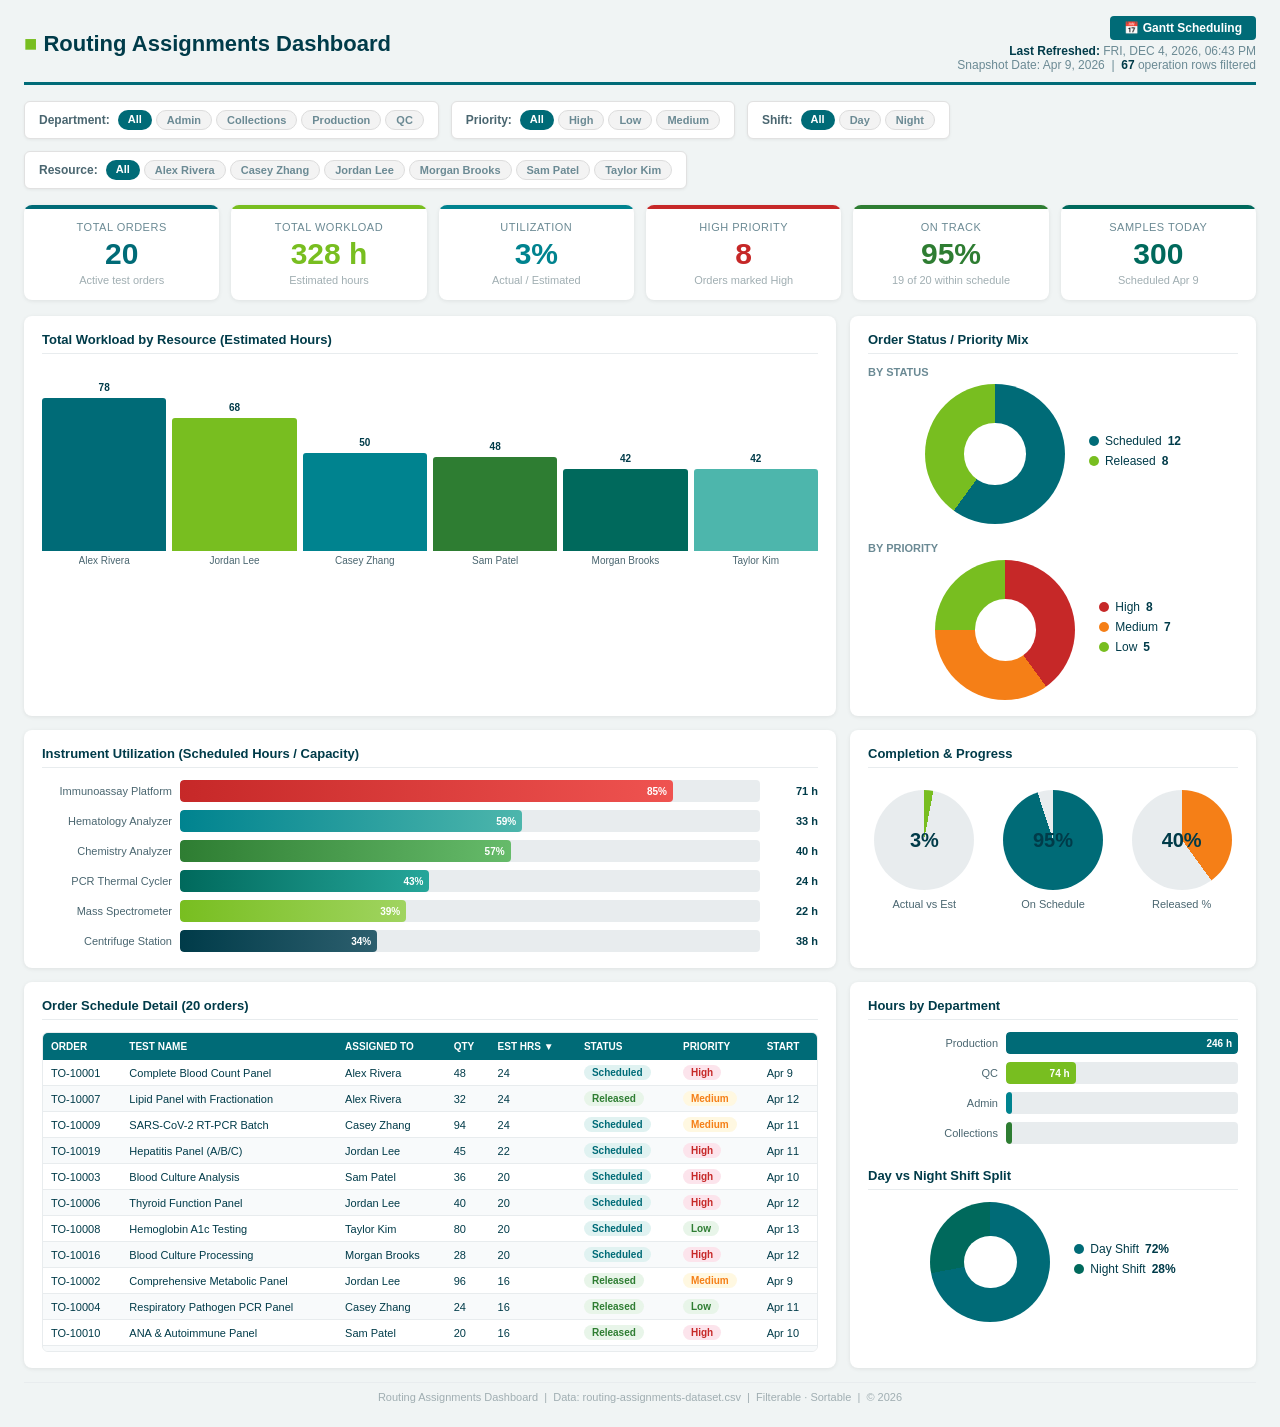
<file: index.html>
<!DOCTYPE html>
<html lang="en">
<head>
<meta charset="UTF-8">
<meta name="viewport" content="width=device-width, initial-scale=1.0">
<title>Routing Assignments Dashboard</title>
<style>
/* ── Reset & Base ──────────────────────────── */
*,*::before,*::after{box-sizing:border-box;margin:0;padding:0}
body{font-family:'Segoe UI',-apple-system,BlinkMacSystemFont,sans-serif;background:#f0f4f4;color:#003B49}
a{color:#006B77;text-decoration:none}

/* ── Dashboard Shell ───────────────────────── */
.dashboard{max-width:1480px;margin:0 auto;padding:16px 24px 24px}

/* ── Title Bar ─────────────────────────────── */
.title-bar{display:flex;align-items:center;justify-content:space-between;margin-bottom:16px;padding-bottom:10px;border-bottom:3px solid #006B77}
.title-bar h1{font-size:22px;font-weight:600;color:#003B49}
.title-bar h1 span{color:#78BE20}
.title-bar .meta{font-size:12px;color:#6B8A94;text-align:right}
.title-bar .meta strong{color:#003B49}

/* ── Slicer / Filter Row ──────────────────── */
.slicer-row{display:flex;gap:12px;margin-bottom:16px;flex-wrap:wrap}
.slicer{background:#fff;border:1px solid #e1e1e1;border-radius:6px;padding:8px 14px;font-size:12px;display:flex;align-items:center;gap:8px;box-shadow:0 1px 3px rgba(0,0,0,.06)}
.slicer-label{font-weight:600;color:#4A6670;white-space:nowrap}
.slicer-pills{display:flex;gap:4px;flex-wrap:wrap}
.pill{padding:3px 10px;border-radius:12px;font-size:11px;font-weight:600;cursor:pointer;user-select:none;transition:all .15s}
.pill.active{background:#006B77;color:#fff}
.pill:not(.active){background:#f3f3f3;color:#6B8A94;border:1px solid #ddd}
.pill:not(.active):hover{background:#e0e7e9;color:#003B49}

/* ── KPI Row ───────────────────────────────── */
.kpi-row{display:grid;grid-template-columns:repeat(6,1fr);gap:12px;margin-bottom:16px}
@media(max-width:900px){.kpi-row{grid-template-columns:repeat(3,1fr)}}
.kpi-card{background:#fff;border-radius:8px;padding:16px 18px 14px;box-shadow:0 1px 4px rgba(0,0,0,.08);text-align:center;position:relative;overflow:hidden;transition:transform .15s}
.kpi-card:hover{transform:translateY(-2px)}
.kpi-card::before{content:'';position:absolute;top:0;left:0;right:0;height:4px}
.kpi-card.c1::before{background:#006B77} .kpi-card.c2::before{background:#78BE20}
.kpi-card.c3::before{background:#00838F} .kpi-card.c4::before{background:#C62828}
.kpi-card.c5::before{background:#2E7D32} .kpi-card.c6::before{background:#00695C}
.kpi-label{font-size:11px;color:#6B8A94;text-transform:uppercase;letter-spacing:.5px;margin-bottom:4px}
.kpi-value{font-size:30px;font-weight:700;line-height:1.1}
.kpi-sub{font-size:11px;color:#A0AEB2;margin-top:4px}
.kpi-card.c1 .kpi-value{color:#006B77} .kpi-card.c2 .kpi-value{color:#78BE20}
.kpi-card.c3 .kpi-value{color:#00838F} .kpi-card.c4 .kpi-value{color:#C62828}
.kpi-card.c5 .kpi-value{color:#2E7D32} .kpi-card.c6 .kpi-value{color:#00695C}

/* ── Chart Grid ────────────────────────────── */
.chart-grid{display:grid;grid-template-columns:2fr 1fr;gap:14px;margin-bottom:14px}
@media(max-width:900px){.chart-grid{grid-template-columns:1fr}}
.chart-card{background:#fff;border-radius:8px;padding:16px 18px;box-shadow:0 1px 4px rgba(0,0,0,.08)}
.chart-card h3{font-size:13px;font-weight:600;color:#003B49;margin-bottom:12px;padding-bottom:6px;border-bottom:1px solid #e8ecee}

/* ── Bar Chart ─────────────────────────────── */
.bar-chart{display:flex;align-items:flex-end;gap:6px;height:200px;padding-top:10px}
.bar-group{display:flex;flex-direction:column;align-items:center;flex:1}
.bar-stack{display:flex;flex-direction:column;justify-content:flex-end;width:100%;height:180px}
.bar{width:100%;border-radius:3px 3px 0 0;position:relative;min-height:2px;transition:all .3s}
.bar:hover{opacity:.85}
.bar-val{position:absolute;top:-16px;left:50%;transform:translateX(-50%);font-size:10px;font-weight:700;color:#003B49;white-space:nowrap}
.bar-label{font-size:10px;color:#4A6670;margin-top:4px;text-align:center;white-space:nowrap;overflow:hidden;text-overflow:ellipsis;max-width:90px}

/* ── Donut ─────────────────────────────────── */
.donut-wrap{display:flex;align-items:center;gap:24px;justify-content:center}
.donut{width:140px;height:140px;border-radius:50%;position:relative;transition:all .3s}
.donut::after{content:'';position:absolute;top:28%;left:28%;width:44%;height:44%;background:#fff;border-radius:50%}
.donut-legend{list-style:none}
.donut-legend li{font-size:12px;margin-bottom:6px;display:flex;align-items:center;gap:6px}
.legend-dot{width:10px;height:10px;border-radius:50%;display:inline-block}
.legend-val{font-weight:700}

/* ── Horizontal bar chart ──────────────────── */
.h-bar-chart{display:flex;flex-direction:column;gap:8px}
.h-bar-row{display:flex;align-items:center;gap:8px}
.h-bar-label{width:130px;font-size:11px;color:#4A6670;text-align:right;white-space:nowrap;overflow:hidden;text-overflow:ellipsis}
.h-bar-track{flex:1;height:22px;background:#e8ecee;border-radius:4px;overflow:hidden;position:relative}
.h-bar-fill{height:100%;border-radius:4px;display:flex;align-items:center;justify-content:flex-end;padding-right:6px;transition:width .4s}
.h-bar-fill span{font-size:10px;font-weight:700;color:#fff}
.h-bar-val{width:50px;font-size:11px;font-weight:700;color:#003B49;text-align:right}

/* ── Table ─────────────────────────────────── */
.mini-table{width:100%;border-collapse:collapse;font-size:11px}
.mini-table th{text-align:left;font-weight:600;color:#fff;padding:8px;background:#006B77;font-size:10px;text-transform:uppercase;position:sticky;top:0;cursor:pointer;user-select:none}
.mini-table th:hover{background:#005560}
.mini-table th .sort-arrow{float:right;opacity:.5}
.mini-table td{padding:5px 8px;border-bottom:1px solid #e8ecee}
.mini-table tr:nth-child(even){background:#f8fafb}
.mini-table tr:hover{background:#e8f0f2}
.table-scroll{max-height:320px;overflow-y:auto;border-radius:6px;border:1px solid #e8ecee}
.badge{display:inline-block;padding:2px 8px;border-radius:10px;font-size:10px;font-weight:600}
.badge-High{background:#fce4ec;color:#C62828}
.badge-Medium{background:#fff8e1;color:#F57F17}
.badge-Low{background:#e8f5e9;color:#2E7D32}
.badge-Scheduled{background:#e0f2f1;color:#006B77}
.badge-Released{background:#e8f5e9;color:#2E7D32}

/* ── Gauge ─────────────────────────────────── */
.gauge-row{display:flex;justify-content:space-around;align-items:center;padding:10px 0;flex-wrap:wrap;gap:16px}
.gauge{text-align:center}
.gauge-ring{width:100px;height:100px;border-radius:50%;position:relative;margin:0 auto 8px;transition:all .3s}
.gauge-ring::after{content:attr(data-pct) '%';position:absolute;top:50%;left:50%;transform:translate(-50%,-50%);font-size:20px;font-weight:700;color:#003B49}
.gauge-label{font-size:11px;color:#4A6670}

/* ── Footer ────────────────────────────────── */
.footer-note{text-align:center;font-size:11px;color:#A0AEB2;margin-top:12px;padding-top:8px;border-top:1px solid #e8ecee}

/* ── Loading ───────────────────────────────── */
.loading{text-align:center;padding:60px;color:#6B8A94;font-size:16px}
.loading .spinner{display:inline-block;width:32px;height:32px;border:3px solid #e8ecee;border-top-color:#006B77;border-radius:50%;animation:spin .7s linear infinite;margin-bottom:12px}
@keyframes spin{to{transform:rotate(360deg)}}

/* ── Print ─────────────────────────────────── */
@media print{body{background:#fff}.dashboard{padding:8px}.pill{cursor:default!important}}
</style>
</head>
<body>

<div class="dashboard" id="app">
  <div class="loading"><div class="spinner"></div><br>Loading dashboard data…</div>
</div>

<script>
/* ═══════════════════════════════════════════════════════════════════
   Routing Assignments Dashboard — Interactive, filterable
   Data source: routing-assignments-dataset.csv + machine-capacity.csv
   ═══════════════════════════════════════════════════════════════════ */

const COLORS = {
  primary:   '#006B77',
  green:     '#78BE20',
  dark:      '#003B49',
  teal2:     '#00838F',
  red:       '#C62828',
  forest:    '#2E7D32',
  deepTeal:  '#00695C',
  amber:     '#F57F17',
  muted:     '#6B8A94',
};
const BAR_PALETTE = ['#006B77','#78BE20','#00838F','#2E7D32','#00695C','#4DB6AC','#66BB6A','#26A69A','#003B49','#81C784'];
const MACHINE_GRADIENT = [
  ['#006B77','#33a0a8'],['#00838F','#4DB6AC'],['#2E7D32','#66BB6A'],
  ['#00695C','#26A69A'],['#78BE20','#a0d460'],['#003B49','#2D5F6E'],
];

// ── State ────────────────────────────────────────────────────────
let rawData = [];
let capacityData = [];
let filters = { department: 'All', priority: 'All', shift: 'All', resource: 'All' };
let tableSortCol = 'estHours';
let tableSortAsc = false;

// ── CSV Parser ───────────────────────────────────────────────────
function parseCSV(text) {
  const lines = text.trim().split('\n');
  const headers = lines[0].split(',');
  return lines.slice(1).map(line => {
    const vals = [];
    let cur = '', inQ = false;
    for (let i = 0; i < line.length; i++) {
      const c = line[i];
      if (c === '"') { inQ = !inQ; }
      else if (c === ',' && !inQ) { vals.push(cur.trim()); cur = ''; }
      else { cur += c; }
    }
    vals.push(cur.trim());
    const obj = {};
    headers.forEach((h, i) => obj[h.trim()] = vals[i] || '');
    return obj;
  });
}

// ── Data fetch ───────────────────────────────────────────────────
async function loadData() {
  const [csvResp, capResp] = await Promise.all([
    fetch('routing-assignments-dataset.csv'),
    fetch('machine-capacity.csv'),
  ]);
  rawData = parseCSV(await csvResp.text()).map(r => ({
    ...r,
    OperationSeq: +r.OperationSeq,
    EstimatedHours: +r.EstimatedHours,
    ActualHours: +r.ActualHours,
    RemainingHours: +r.RemainingHours,
    Quantity: +r.Quantity,
    ScheduledStartDt: new Date(r.ScheduledStart),
    ScheduledEndDt: new Date(r.ScheduledEnd),
  }));
  capacityData = parseCSV(await capResp.text()).map(r => ({
    ...r,
    CapacityHoursPerDay: +r.CapacityHoursPerDay,
    AvailableDays: +r.AvailableDays,
    TotalCapacityHours: +r.TotalCapacityHours,
    ScheduledHours: +r.ScheduledHours,
  }));
  render();
}

// ── Filter logic ─────────────────────────────────────────────────
function filtered() {
  return rawData.filter(r => {
    if (filters.department !== 'All' && r.Department !== filters.department) return false;
    if (filters.priority !== 'All' && r.Priority !== filters.priority) return false;
    if (filters.shift !== 'All' && r.Shift !== filters.shift) return false;
    if (filters.resource !== 'All' && r.AssignedResource !== filters.resource) return false;
    return true;
  });
}

function unique(arr, key) {
  return [...new Set(arr.map(r => r[key]))].sort();
}

// ── Helpers ──────────────────────────────────────────────────────
function groupSum(arr, key, sumKey) {
  const m = {};
  arr.forEach(r => { m[r[key]] = (m[r[key]] || 0) + r[sumKey]; });
  return Object.entries(m).sort((a, b) => b[1] - a[1]);
}

function groupCount(arr, key) {
  const m = {};
  arr.forEach(r => { m[r[key]] = (m[r[key]] || 0) + 1; });
  return Object.entries(m);
}

function distinctCount(arr, key) {
  return new Set(arr.map(r => r[key])).size;
}

function sum(arr, key) {
  return arr.reduce((s, r) => s + (r[key] || 0), 0);
}

function pct(n, d) { return d ? Math.round(n / d * 100) : 0; }
function fmt(n) { return Number.isInteger(n) ? n : n.toFixed(1); }

function esc(s) {
  const d = document.createElement('div');
  d.textContent = s;
  return d.innerHTML;
}

// ── Pill click handler ───────────────────────────────────────────
function onPill(filterKey, value) {
  filters[filterKey] = value;
  render();
}

// ── Render ───────────────────────────────────────────────────────
function render() {
  const data = filtered();
  const app = document.getElementById('app');

  // Distinct dimensions from full dataset (for filter options)
  const allDepts = unique(rawData, 'Department');
  const allPriorities = unique(rawData, 'Priority');
  const allShifts = unique(rawData, 'Shift');
  const allResources = unique(rawData, 'AssignedResource');

  // ── Aggregate order-level metrics (deduplicate by OrderID)
  const orderMap = {};
  data.forEach(r => {
    if (!orderMap[r.OrderID]) {
      orderMap[r.OrderID] = { id: r.OrderID, name: r.ItemName, resource: r.AssignedResource,
        qty: r.Quantity, status: r.OrderStatus, priority: r.Priority,
        start: r.ScheduledStart, startDt: r.ScheduledStartDt, endDt: r.ScheduledEndDt,
        estHours: 0, actualHours: 0, remainHours: 0 };
    }
    const o = orderMap[r.OrderID];
    o.estHours += r.EstimatedHours;
    o.actualHours += r.ActualHours;
    o.remainHours += r.RemainingHours;
    if (r.ScheduledEndDt > o.endDt) o.endDt = r.ScheduledEndDt;
  });
  const orders = Object.values(orderMap);

  // ── KPIs
  const totalOrders = orders.length;
  const totalHours = sum(data, 'EstimatedHours');
  const totalActual = sum(data, 'ActualHours');
  const highPriority = orders.filter(o => o.priority === 'High').length;
  const now = new Date('2026-04-10T08:00:00');
  const onTrack = orders.filter(o => o.endDt >= now || o.remainHours === 0).length;
  const onTrackPct = pct(onTrack, totalOrders);
  const todayStr = '2026-04-09';
  const samplesToday = [...new Set(
    data.filter(r => r.ScheduledStart && r.ScheduledStart.startsWith(todayStr)).map(r => r.OrderID)
  )].reduce((s, oid) => {
    const row = data.find(r => r.OrderID === oid);
    return s + (row ? row.Quantity : 0);
  }, 0);
  const utilPct = totalHours > 0 ? pct(totalActual, totalHours) : 0;

  // ── Workload by resource
  const workloadByResource = groupSum(data, 'AssignedResource', 'EstimatedHours');
  const maxWorkload = Math.max(...workloadByResource.map(w => w[1]), 1);

  // ── Status / Priority counts (order-level)
  const statusCounts = groupCount(orders, 'status');
  const priorityCounts = groupCount(orders, 'priority');

  // ── Machine utilization (use filtered data for scheduled hours, capacity table for max)
  const machineHours = {};
  data.forEach(r => {
    if (r.MachineName) machineHours[r.MachineName] = (machineHours[r.MachineName] || 0) + r.EstimatedHours;
  });
  const machineUtil = capacityData.map(c => {
    const sched = machineHours[c.MachineName] || 0;
    return { name: c.MachineName, sched, cap: c.TotalCapacityHours, pct: pct(sched, c.TotalCapacityHours) };
  }).sort((a, b) => b.pct - a.pct);

  // ── Hours by department
  const deptHours = groupSum(data, 'Department', 'EstimatedHours');
  const maxDeptH = Math.max(...deptHours.map(d => d[1]), 1);

  // ── Shift split
  const shiftHours = groupSum(data, 'Shift', 'EstimatedHours');
  const totalShiftH = shiftHours.reduce((s, sh) => s + sh[1], 0) || 1;

  // ── Completion gauges
  const actualVsEst = pct(totalActual, totalHours);
  const releasedOrders = orders.filter(o => o.status === 'Released').length;
  const releasedPct = pct(releasedOrders, totalOrders);

  // ── Order table
  let sortedOrders = [...orders];
  sortedOrders.sort((a, b) => {
    let va = a[tableSortCol], vb = b[tableSortCol];
    if (typeof va === 'string') { va = va.toLowerCase(); vb = vb.toLowerCase(); }
    if (va < vb) return tableSortAsc ? -1 : 1;
    if (va > vb) return tableSortAsc ? 1 : -1;
    return 0;
  });

  // ── Build HTML
  const pillHTML = (key, options, current) => options.map(o =>
    `<span class="pill ${o === current ? 'active' : ''}" onclick="onPill('${key}','${esc(o)}')">${esc(o)}</span>`
  ).join('');

  const statusColor = { Scheduled: COLORS.primary, Released: COLORS.green };
  const priorityColor = { High: COLORS.red, Medium: COLORS.amber, Low: COLORS.green };
  const priorityOrder = ['High','Medium','Low'];

  // Donut helpers
  function donutGradient(entries, colorMap) {
    const total = entries.reduce((s, e) => s + e[1], 0) || 1;
    let cum = 0;
    const stops = entries.map(([k, v]) => {
      const start = cum; cum += (v / total) * 100;
      return `${colorMap[k] || '#ccc'} ${start.toFixed(1)}% ${cum.toFixed(1)}%`;
    });
    return `conic-gradient(${stops.join(', ')})`;
  }
  function donutLegendHTML(entries, colorMap) {
    return entries.map(([k, v]) =>
      `<li><span class="legend-dot" style="background:${colorMap[k] || '#ccc'}"></span> ${esc(k)} <span class="legend-val">${v}</span></li>`
    ).join('');
  }

  const arrow = (col) => tableSortCol === col ? (tableSortAsc ? ' ▲' : ' ▼') : '';

  app.innerHTML = `
  <!-- Title Bar -->
  <div class="title-bar">
    <h1><span>■</span> Routing Assignments Dashboard</h1>
    <div class="meta">
      <div><a href="workforce-assignment-gantt.html" style="background:#006B77;color:#fff;padding:5px 14px;border-radius:4px;font-weight:600;font-size:12px;text-decoration:none;display:inline-block;margin-bottom:4px">📅 Gantt Scheduling</a></div>
      <div><strong>Last Refreshed:</strong> ${new Date().toLocaleString('en-US',{weekday:'short',year:'numeric',month:'short',day:'numeric',hour:'2-digit',minute:'2-digit'}).toUpperCase()}</div>
      <div>Snapshot Date: Apr 9, 2026 &nbsp;|&nbsp; <strong>${data.length}</strong> operation rows filtered</div>
    </div>
  </div>

  <!-- Slicers -->
  <div class="slicer-row">
    <div class="slicer">
      <span class="slicer-label">Department:</span>
      <div class="slicer-pills">${pillHTML('department', ['All', ...allDepts], filters.department)}</div>
    </div>
    <div class="slicer">
      <span class="slicer-label">Priority:</span>
      <div class="slicer-pills">${pillHTML('priority', ['All', ...allPriorities], filters.priority)}</div>
    </div>
    <div class="slicer">
      <span class="slicer-label">Shift:</span>
      <div class="slicer-pills">${pillHTML('shift', ['All', ...allShifts], filters.shift)}</div>
    </div>
    <div class="slicer">
      <span class="slicer-label">Resource:</span>
      <div class="slicer-pills">${pillHTML('resource', ['All', ...allResources], filters.resource)}</div>
    </div>
  </div>

  <!-- KPI Cards -->
  <div class="kpi-row">
    <div class="kpi-card c1"><div class="kpi-label">Total Orders</div><div class="kpi-value">${totalOrders}</div><div class="kpi-sub">Active test orders</div></div>
    <div class="kpi-card c2"><div class="kpi-label">Total Workload</div><div class="kpi-value">${fmt(totalHours)} h</div><div class="kpi-sub">Estimated hours</div></div>
    <div class="kpi-card c3"><div class="kpi-label">Utilization</div><div class="kpi-value">${utilPct}%</div><div class="kpi-sub">Actual / Estimated</div></div>
    <div class="kpi-card c4"><div class="kpi-label">High Priority</div><div class="kpi-value">${highPriority}</div><div class="kpi-sub">Orders marked High</div></div>
    <div class="kpi-card c5"><div class="kpi-label">On Track</div><div class="kpi-value">${onTrackPct}%</div><div class="kpi-sub">${onTrack} of ${totalOrders} within schedule</div></div>
    <div class="kpi-card c6"><div class="kpi-label">Samples Today</div><div class="kpi-value">${samplesToday}</div><div class="kpi-sub">Scheduled Apr 9</div></div>
  </div>

  <!-- Row 1: Workload Bar + Status/Priority Donuts -->
  <div class="chart-grid">
    <div class="chart-card">
      <h3>Total Workload by Resource (Estimated Hours)</h3>
      <div class="bar-chart">
        ${workloadByResource.map(([name, hrs], i) => `
        <div class="bar-group">
          <div class="bar-stack">
            <div class="bar" style="height:${(hrs / maxWorkload * 85).toFixed(1)}%; background:${BAR_PALETTE[i % BAR_PALETTE.length]};" title="${esc(name)} — ${fmt(hrs)}h">
              <span class="bar-val">${fmt(hrs)}</span>
            </div>
          </div>
          <div class="bar-label">${esc(name)}</div>
        </div>`).join('')}
      </div>
    </div>

    <div class="chart-card">
      <h3>Order Status / Priority Mix</h3>
      <div style="margin-bottom:18px">
        <div style="font-size:11px;color:${COLORS.muted};font-weight:600;margin-bottom:6px">BY STATUS</div>
        <div class="donut-wrap">
          <div class="donut" style="background:${donutGradient(statusCounts, statusColor)}"></div>
          <ul class="donut-legend">${donutLegendHTML(statusCounts, statusColor)}</ul>
        </div>
      </div>
      <div>
        <div style="font-size:11px;color:${COLORS.muted};font-weight:600;margin-bottom:6px">BY PRIORITY</div>
        <div class="donut-wrap">
          <div class="donut" style="background:${donutGradient(
            priorityOrder.map(p => [p, orders.filter(o => o.priority === p).length]).filter(e => e[1] > 0),
            priorityColor
          )}"></div>
          <ul class="donut-legend">${donutLegendHTML(
            priorityOrder.map(p => [p, orders.filter(o => o.priority === p).length]).filter(e => e[1] > 0),
            priorityColor
          )}</ul>
        </div>
      </div>
    </div>
  </div>

  <!-- Row 2: Machine Utilization + Gauges -->
  <div class="chart-grid">
    <div class="chart-card">
      <h3>Instrument Utilization (Scheduled Hours / Capacity)</h3>
      <div class="h-bar-chart">
        ${machineUtil.map((m, i) => {
          const grad = MACHINE_GRADIENT[i % MACHINE_GRADIENT.length];
          const barColor = m.pct >= 85 ? `linear-gradient(90deg,${COLORS.red},#ef5350)` : `linear-gradient(90deg,${grad[0]},${grad[1]})`;
          return `<div class="h-bar-row">
            <div class="h-bar-label">${esc(m.name)}</div>
            <div class="h-bar-track"><div class="h-bar-fill" style="width:${Math.min(m.pct, 100)}%;background:${barColor}"><span>${m.pct}%</span></div></div>
            <div class="h-bar-val">${fmt(m.sched)} h</div>
          </div>`;
        }).join('')}
      </div>
    </div>

    <div class="chart-card">
      <h3>Completion & Progress</h3>
      <div class="gauge-row">
        <div class="gauge">
          <div class="gauge-ring" data-pct="${actualVsEst}" style="background:conic-gradient(${COLORS.green} 0% ${actualVsEst}%, #e8ecee ${actualVsEst}% 100%)"></div>
          <div class="gauge-label">Actual vs Est</div>
        </div>
        <div class="gauge">
          <div class="gauge-ring" data-pct="${onTrackPct}" style="background:conic-gradient(${COLORS.primary} 0% ${onTrackPct}%, #e8ecee ${onTrackPct}% 100%)"></div>
          <div class="gauge-label">On Schedule</div>
        </div>
        <div class="gauge">
          <div class="gauge-ring" data-pct="${releasedPct}" style="background:conic-gradient(${COLORS.amber} 0% ${releasedPct}%, #e8ecee ${releasedPct}% 100%)"></div>
          <div class="gauge-label">Released %</div>
        </div>
      </div>
    </div>
  </div>

  <!-- Row 3: Table + Dept/Shift -->
  <div class="chart-grid">
    <div class="chart-card">
      <h3>Order Schedule Detail (${sortedOrders.length} orders${sortedOrders.length > 50 ? ' — top 50 shown' : ''})</h3>
      <div class="table-scroll">
      <table class="mini-table">
        <thead><tr>
          <th onclick="sortTable('id')">Order${arrow('id')}</th>
          <th onclick="sortTable('name')">Test Name${arrow('name')}</th>
          <th onclick="sortTable('resource')">Assigned To${arrow('resource')}</th>
          <th onclick="sortTable('qty')">Qty${arrow('qty')}</th>
          <th onclick="sortTable('estHours')">Est Hrs${arrow('estHours')}</th>
          <th onclick="sortTable('status')">Status${arrow('status')}</th>
          <th onclick="sortTable('priority')">Priority${arrow('priority')}</th>
          <th onclick="sortTable('start')">Start${arrow('start')}</th>
        </tr></thead>
        <tbody>
          ${sortedOrders.slice(0, 50).map(o => `<tr>
            <td>${esc(o.id)}</td>
            <td>${esc(o.name)}</td>
            <td>${esc(o.resource)}</td>
            <td>${o.qty}</td>
            <td>${fmt(o.estHours)}</td>
            <td><span class="badge badge-${o.status}">${o.status}</span></td>
            <td><span class="badge badge-${o.priority}">${o.priority}</span></td>
            <td>${o.start ? new Date(o.start).toLocaleDateString('en-US',{month:'short',day:'numeric'}) : ''}</td>
          </tr>`).join('')}
        </tbody>
      </table>
      </div>
    </div>

    <div class="chart-card">
      <h3>Hours by Department</h3>
      <div class="h-bar-chart" style="margin-top:10px">
        ${deptHours.map(([dept, hrs], i) => `<div class="h-bar-row">
          <div class="h-bar-label">${esc(dept)}</div>
          <div class="h-bar-track"><div class="h-bar-fill" style="width:${(hrs / maxDeptH * 100).toFixed(0)}%;background:${BAR_PALETTE[i % BAR_PALETTE.length]}"><span>${fmt(hrs)} h</span></div></div>
        </div>`).join('')}
      </div>

      <h3 style="margin-top:24px">Day vs Night Shift Split</h3>
      <div class="donut-wrap" style="margin-top:8px">
          <div class="donut" style="width:120px;height:120px;background:${donutGradient(shiftHours, {Day:COLORS.primary, Night:COLORS.deepTeal})}"></div>
        <ul class="donut-legend">
          ${shiftHours.map(([s, h]) =>
            `<li><span class="legend-dot" style="background:${s === 'Day' ? COLORS.primary : COLORS.deepTeal}"></span> ${s} Shift <span class="legend-val">${pct(h, totalShiftH)}%</span></li>`
          ).join('')}
        </ul>
      </div>
    </div>
  </div>

  <!-- Footer -->
  <div class="footer-note">
    Routing Assignments Dashboard &nbsp;|&nbsp; Data: routing-assignments-dataset.csv &nbsp;|&nbsp; Filterable &middot; Sortable &nbsp;|&nbsp; &copy; 2026
  </div>`;
}

// ── Table sorting ────────────────────────────────────────────────
function sortTable(col) {
  if (tableSortCol === col) tableSortAsc = !tableSortAsc;
  else { tableSortCol = col; tableSortAsc = true; }
  render();
}

// ── Boot ─────────────────────────────────────────────────────────
loadData().catch(err => {
  document.getElementById('app').innerHTML = `<div class="loading" style="color:#D04A02">Failed to load data. Ensure CSV files are in the same directory.<br><small>${esc(err.message)}</small></div>`;
});
</script>
</body>
</html>
</file>
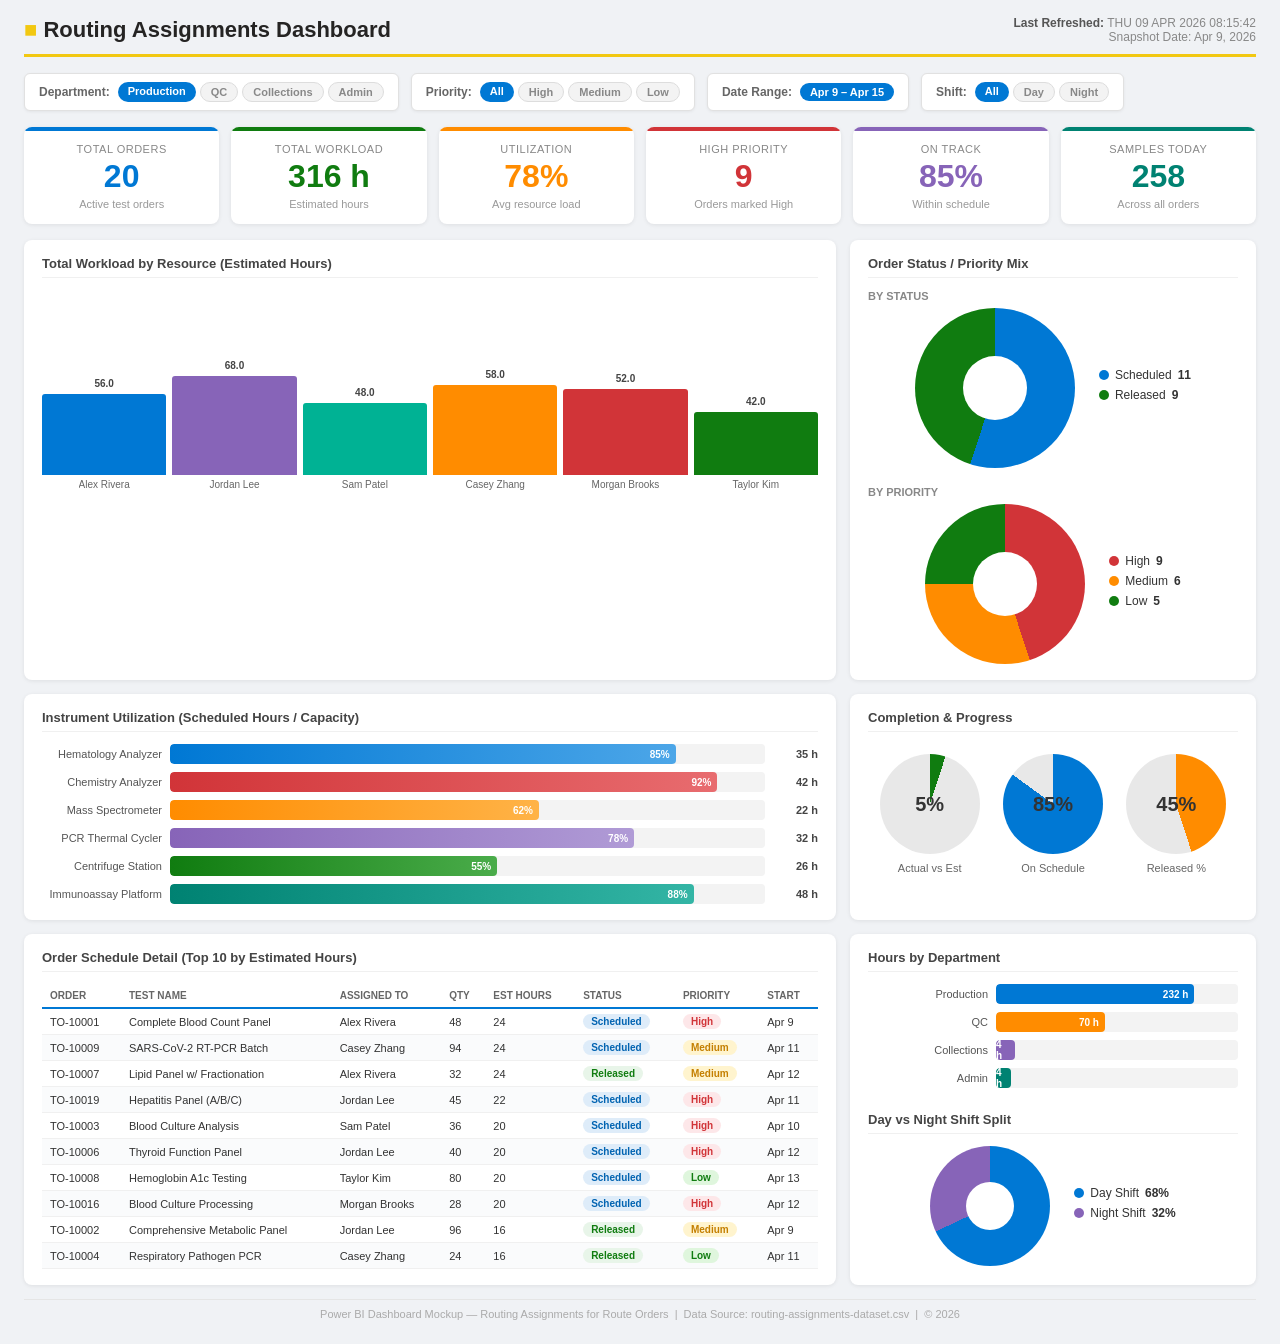
<file: dashboard-mockup.html>
<!DOCTYPE html>
<html lang="en">
<head>
<meta charset="UTF-8">
<meta name="viewport" content="width=device-width, initial-scale=1.0">
<title>Routing Assignments Dashboard — Power BI Mockup</title>
<style>
  /* ── Reset & Base ────────────────────────── */
  *, *::before, *::after { box-sizing: border-box; margin: 0; padding: 0; }
  body {
    font-family: 'Segoe UI', -apple-system, BlinkMacSystemFont, sans-serif;
    background: #f0f2f5;
    color: #333;
    -webkit-print-color-adjust: exact;
    print-color-adjust: exact;
  }
  @page { size: landscape; margin: 0.3in; }

  /* ── Dashboard Shell ─────────────────────── */
  .dashboard {
    max-width: 1440px;
    margin: 0 auto;
    padding: 16px 24px 24px;
  }

  /* ── Title Bar ───────────────────────────── */
  .title-bar {
    display: flex;
    align-items: center;
    justify-content: space-between;
    margin-bottom: 16px;
    padding-bottom: 10px;
    border-bottom: 3px solid #f2c811;
  }
  .title-bar h1 {
    font-size: 22px;
    font-weight: 600;
    color: #252423;
  }
  .title-bar h1 span { color: #f2c811; }
  .title-bar .meta {
    font-size: 12px;
    color: #888;
    text-align: right;
  }
  .title-bar .meta strong { color: #555; }

  /* ── Slicer Row ──────────────────────────── */
  .slicer-row {
    display: flex;
    gap: 12px;
    margin-bottom: 16px;
    flex-wrap: wrap;
  }
  .slicer {
    background: #fff;
    border: 1px solid #e1e1e1;
    border-radius: 6px;
    padding: 8px 14px;
    font-size: 12px;
    display: flex;
    align-items: center;
    gap: 8px;
    box-shadow: 0 1px 3px rgba(0,0,0,.06);
  }
  .slicer-label { font-weight: 600; color: #666; white-space: nowrap; }
  .slicer-pills { display: flex; gap: 4px; flex-wrap: wrap; }
  .pill {
    padding: 3px 10px;
    border-radius: 12px;
    font-size: 11px;
    font-weight: 600;
    cursor: default;
  }
  .pill.active { background: #0078d4; color: #fff; }
  .pill.inactive { background: #f3f3f3; color: #888; border: 1px solid #ddd; }

  /* ── KPI Row ─────────────────────────────── */
  .kpi-row {
    display: grid;
    grid-template-columns: repeat(6, 1fr);
    gap: 12px;
    margin-bottom: 16px;
  }
  .kpi-card {
    background: #fff;
    border-radius: 8px;
    padding: 16px 18px 14px;
    box-shadow: 0 1px 4px rgba(0,0,0,.08);
    text-align: center;
    position: relative;
    overflow: hidden;
  }
  .kpi-card::before {
    content: '';
    position: absolute;
    top: 0; left: 0; right: 0;
    height: 4px;
  }
  .kpi-card.blue::before   { background: #0078d4; }
  .kpi-card.green::before  { background: #107c10; }
  .kpi-card.orange::before { background: #ff8c00; }
  .kpi-card.red::before    { background: #d13438; }
  .kpi-card.purple::before { background: #8764b8; }
  .kpi-card.teal::before   { background: #008272; }
  .kpi-label { font-size: 11px; color: #888; text-transform: uppercase; letter-spacing: .5px; margin-bottom: 4px; }
  .kpi-value { font-size: 32px; font-weight: 700; line-height: 1.1; }
  .kpi-sub   { font-size: 11px; color: #999; margin-top: 4px; }
  .kpi-card.blue .kpi-value   { color: #0078d4; }
  .kpi-card.green .kpi-value  { color: #107c10; }
  .kpi-card.orange .kpi-value { color: #ff8c00; }
  .kpi-card.red .kpi-value    { color: #d13438; }
  .kpi-card.purple .kpi-value { color: #8764b8; }
  .kpi-card.teal .kpi-value   { color: #008272; }

  /* ── Chart Grid ──────────────────────────── */
  .chart-grid {
    display: grid;
    grid-template-columns: 2fr 1fr;
    gap: 14px;
    margin-bottom: 14px;
  }
  .chart-grid.three-col {
    grid-template-columns: 1fr 1fr 1fr;
  }
  .chart-card {
    background: #fff;
    border-radius: 8px;
    padding: 16px 18px;
    box-shadow: 0 1px 4px rgba(0,0,0,.08);
  }
  .chart-card h3 {
    font-size: 13px;
    font-weight: 600;
    color: #444;
    margin-bottom: 12px;
    padding-bottom: 6px;
    border-bottom: 1px solid #f0f0f0;
  }

  /* ── Bar Chart (CSS-only) ────────────────── */
  .bar-chart { display: flex; align-items: flex-end; gap: 6px; height: 200px; padding-top: 10px; }
  .bar-group { display: flex; flex-direction: column; align-items: center; flex: 1; }
  .bar-stack { display: flex; flex-direction: column; justify-content: flex-end; width: 100%; height: 180px; }
  .bar {
    width: 100%;
    border-radius: 3px 3px 0 0;
    position: relative;
    min-height: 2px;
    transition: opacity .2s;
  }
  .bar:hover { opacity: .85; }
  .bar-val {
    position: absolute;
    top: -16px;
    left: 50%;
    transform: translateX(-50%);
    font-size: 10px;
    font-weight: 700;
    color: #444;
    white-space: nowrap;
  }
  .bar-label {
    font-size: 10px;
    color: #666;
    margin-top: 4px;
    text-align: center;
    white-space: nowrap;
    overflow: hidden;
    text-overflow: ellipsis;
    max-width: 80px;
  }

  /* ── Donut (CSS conic-gradient) ──────────── */
  .donut-wrap { display: flex; align-items: center; gap: 24px; justify-content: center; }
  .donut {
    width: 160px; height: 160px;
    border-radius: 50%;
    position: relative;
  }
  .donut::after {
    content: '';
    position: absolute;
    top: 30%; left: 30%;
    width: 40%; height: 40%;
    background: #fff;
    border-radius: 50%;
  }
  .donut-legend { list-style: none; }
  .donut-legend li {
    font-size: 12px;
    margin-bottom: 6px;
    display: flex;
    align-items: center;
    gap: 6px;
  }
  .legend-dot {
    width: 10px; height: 10px;
    border-radius: 50%;
    display: inline-block;
  }
  .legend-val { font-weight: 700; }

  /* ── Horizontal bar chart ────────────────── */
  .h-bar-chart { display: flex; flex-direction: column; gap: 8px; }
  .h-bar-row { display: flex; align-items: center; gap: 8px; }
  .h-bar-label { width: 120px; font-size: 11px; color: #555; text-align: right; white-space: nowrap; overflow: hidden; text-overflow: ellipsis; }
  .h-bar-track { flex: 1; height: 20px; background: #f3f3f3; border-radius: 4px; overflow: hidden; position: relative; }
  .h-bar-fill { height: 100%; border-radius: 4px; display: flex; align-items: center; justify-content: flex-end; padding-right: 6px; }
  .h-bar-fill span { font-size: 10px; font-weight: 700; color: #fff; }
  .h-bar-val { width: 45px; font-size: 11px; font-weight: 700; color: #444; text-align: right; }

  /* ── Table ───────────────────────────────── */
  .mini-table { width: 100%; border-collapse: collapse; font-size: 11px; }
  .mini-table th {
    text-align: left;
    font-weight: 600;
    color: #666;
    padding: 6px 8px;
    border-bottom: 2px solid #0078d4;
    font-size: 10px;
    text-transform: uppercase;
  }
  .mini-table td {
    padding: 5px 8px;
    border-bottom: 1px solid #f0f0f0;
  }
  .mini-table tr:nth-child(even) { background: #fafbfc; }
  .badge {
    display: inline-block;
    padding: 2px 8px;
    border-radius: 10px;
    font-size: 10px;
    font-weight: 600;
  }
  .badge-high   { background: #fde7e9; color: #d13438; }
  .badge-medium { background: #fff4ce; color: #c47f00; }
  .badge-low    { background: #dff6dd; color: #107c10; }
  .badge-sched  { background: #deecf9; color: #0063b1; }
  .badge-rel    { background: #e8f5e9; color: #107c10; }

  /* ── Gauge ───────────────────────────────── */
  .gauge-row { display: flex; justify-content: space-around; align-items: center; padding: 10px 0; }
  .gauge { text-align: center; }
  .gauge-ring {
    width: 100px; height: 100px;
    border-radius: 50%;
    position: relative;
    margin: 0 auto 8px;
  }
  .gauge-ring::after {
    content: attr(data-pct) '%';
    position: absolute;
    top: 50%; left: 50%;
    transform: translate(-50%, -50%);
    font-size: 20px;
    font-weight: 700;
    color: #333;
  }
  .gauge-label { font-size: 11px; color: #666; }

  /* ── Footer ──────────────────────────────── */
  .footer-note {
    text-align: center;
    font-size: 11px;
    color: #aaa;
    margin-top: 12px;
    padding-top: 8px;
    border-top: 1px solid #e5e5e5;
  }

  /* ── Print tweaks ────────────────────────── */
  @media print {
    body { background: #fff; }
    .dashboard { padding: 8px; }
  }
</style>
</head>
<body>
<div class="dashboard">

  <!-- ═══════ TITLE BAR ═══════ -->
  <div class="title-bar">
    <h1><span>■</span> Routing Assignments Dashboard</h1>
    <div class="meta">
      <div><strong>Last Refreshed:</strong> THU 09 APR 2026 08:15:42</div>
      <div>Snapshot Date: Apr 9, 2026</div>
    </div>
  </div>

  <!-- ═══════ SLICER ROW ═══════ -->
  <div class="slicer-row">
    <div class="slicer">
      <span class="slicer-label">Department:</span>
      <div class="slicer-pills">
        <span class="pill active">Production</span>
        <span class="pill inactive">QC</span>
        <span class="pill inactive">Collections</span>
        <span class="pill inactive">Admin</span>
      </div>
    </div>
    <div class="slicer">
      <span class="slicer-label">Priority:</span>
      <div class="slicer-pills">
        <span class="pill active">All</span>
        <span class="pill inactive">High</span>
        <span class="pill inactive">Medium</span>
        <span class="pill inactive">Low</span>
      </div>
    </div>
    <div class="slicer">
      <span class="slicer-label">Date Range:</span>
      <div class="slicer-pills">
        <span class="pill active">Apr 9 – Apr 15</span>
      </div>
    </div>
    <div class="slicer">
      <span class="slicer-label">Shift:</span>
      <div class="slicer-pills">
        <span class="pill active">All</span>
        <span class="pill inactive">Day</span>
        <span class="pill inactive">Night</span>
      </div>
    </div>
  </div>

  <!-- ═══════ KPI CARDS ═══════ -->
  <div class="kpi-row">
    <div class="kpi-card blue">
      <div class="kpi-label">Total Orders</div>
      <div class="kpi-value">20</div>
      <div class="kpi-sub">Active test orders</div>
    </div>
    <div class="kpi-card green">
      <div class="kpi-label">Total Workload</div>
      <div class="kpi-value">316 h</div>
      <div class="kpi-sub">Estimated hours</div>
    </div>
    <div class="kpi-card orange">
      <div class="kpi-label">Utilization</div>
      <div class="kpi-value">78%</div>
      <div class="kpi-sub">Avg resource load</div>
    </div>
    <div class="kpi-card red">
      <div class="kpi-label">High Priority</div>
      <div class="kpi-value">9</div>
      <div class="kpi-sub">Orders marked High</div>
    </div>
    <div class="kpi-card purple">
      <div class="kpi-label">On Track</div>
      <div class="kpi-value">85%</div>
      <div class="kpi-sub">Within schedule</div>
    </div>
    <div class="kpi-card teal">
      <div class="kpi-label">Samples Today</div>
      <div class="kpi-value">258</div>
      <div class="kpi-sub">Across all orders</div>
    </div>
  </div>

  <!-- ═══════ ROW 1: Workload Bar + Status Donut ═══════ -->
  <div class="chart-grid">
    <!-- Total Workload by Resource (matches the screenshot) -->
    <div class="chart-card">
      <h3>Total Workload by Resource (Estimated Hours)</h3>
      <div class="bar-chart">
        <!-- Alex Rivera -->
        <div class="bar-group">
          <div class="bar-stack">
            <div class="bar" style="height:45%; background:#0078d4;" title="Alex Rivera — 56h">
              <span class="bar-val">56.0</span>
            </div>
          </div>
          <div class="bar-label">Alex Rivera</div>
        </div>
        <!-- Jordan Lee -->
        <div class="bar-group">
          <div class="bar-stack">
            <div class="bar" style="height:55%; background:#8764b8;" title="Jordan Lee — 68h">
              <span class="bar-val">68.0</span>
            </div>
          </div>
          <div class="bar-label">Jordan Lee</div>
        </div>
        <!-- Sam Patel -->
        <div class="bar-group">
          <div class="bar-stack">
            <div class="bar" style="height:40%; background:#00b294;" title="Sam Patel — 48h">
              <span class="bar-val">48.0</span>
            </div>
          </div>
          <div class="bar-label">Sam Patel</div>
        </div>
        <!-- Casey Zhang -->
        <div class="bar-group">
          <div class="bar-stack">
            <div class="bar" style="height:50%; background:#ff8c00;" title="Casey Zhang — 58h">
              <span class="bar-val">58.0</span>
            </div>
          </div>
          <div class="bar-label">Casey Zhang</div>
        </div>
        <!-- Morgan Brooks -->
        <div class="bar-group">
          <div class="bar-stack">
            <div class="bar" style="height:48%; background:#d13438;" title="Morgan Brooks — 52h">
              <span class="bar-val">52.0</span>
            </div>
          </div>
          <div class="bar-label">Morgan Brooks</div>
        </div>
        <!-- Taylor Kim -->
        <div class="bar-group">
          <div class="bar-stack">
            <div class="bar" style="height:35%; background:#107c10;" title="Taylor Kim — 42h">
              <span class="bar-val">42.0</span>
            </div>
          </div>
          <div class="bar-label">Taylor Kim</div>
        </div>
      </div>
    </div>

    <!-- Status & Priority Donuts -->
    <div class="chart-card">
      <h3>Order Status / Priority Mix</h3>
      <div style="margin-bottom: 18px;">
        <div style="font-size:11px; color:#888; font-weight:600; margin-bottom:6px;">BY STATUS</div>
        <div class="donut-wrap">
          <div class="donut" style="background: conic-gradient(#0078d4 0% 55%, #107c10 55% 100%);"></div>
          <ul class="donut-legend">
            <li><span class="legend-dot" style="background:#0078d4;"></span> Scheduled <span class="legend-val">11</span></li>
            <li><span class="legend-dot" style="background:#107c10;"></span> Released <span class="legend-val">9</span></li>
          </ul>
        </div>
      </div>
      <div>
        <div style="font-size:11px; color:#888; font-weight:600; margin-bottom:6px;">BY PRIORITY</div>
        <div class="donut-wrap">
          <div class="donut" style="background: conic-gradient(#d13438 0% 45%, #ff8c00 45% 75%, #107c10 75% 100%);"></div>
          <ul class="donut-legend">
            <li><span class="legend-dot" style="background:#d13438;"></span> High <span class="legend-val">9</span></li>
            <li><span class="legend-dot" style="background:#ff8c00;"></span> Medium <span class="legend-val">6</span></li>
            <li><span class="legend-dot" style="background:#107c10;"></span> Low <span class="legend-val">5</span></li>
          </ul>
        </div>
      </div>
    </div>
  </div>

  <!-- ═══════ ROW 2: Machine Utilization + Gauges ═══════ -->
  <div class="chart-grid">
    <!-- Machine Utilization Horizontal Bars -->
    <div class="chart-card">
      <h3>Instrument Utilization (Scheduled Hours / Capacity)</h3>
      <div class="h-bar-chart">
        <div class="h-bar-row">
          <div class="h-bar-label">Hematology Analyzer</div>
          <div class="h-bar-track"><div class="h-bar-fill" style="width:85%; background: linear-gradient(90deg, #0078d4, #4ca6e8);"><span>85%</span></div></div>
          <div class="h-bar-val">35 h</div>
        </div>
        <div class="h-bar-row">
          <div class="h-bar-label">Chemistry Analyzer</div>
          <div class="h-bar-track"><div class="h-bar-fill" style="width:92%; background: linear-gradient(90deg, #d13438, #e86c6f);"><span>92%</span></div></div>
          <div class="h-bar-val">42 h</div>
        </div>
        <div class="h-bar-row">
          <div class="h-bar-label">Mass Spectrometer</div>
          <div class="h-bar-track"><div class="h-bar-fill" style="width:62%; background: linear-gradient(90deg, #ff8c00, #ffb347);"><span>62%</span></div></div>
          <div class="h-bar-val">22 h</div>
        </div>
        <div class="h-bar-row">
          <div class="h-bar-label">PCR Thermal Cycler</div>
          <div class="h-bar-track"><div class="h-bar-fill" style="width:78%; background: linear-gradient(90deg, #8764b8, #b09bd6);"><span>78%</span></div></div>
          <div class="h-bar-val">32 h</div>
        </div>
        <div class="h-bar-row">
          <div class="h-bar-label">Centrifuge Station</div>
          <div class="h-bar-track"><div class="h-bar-fill" style="width:55%; background: linear-gradient(90deg, #107c10, #4aac4a);"><span>55%</span></div></div>
          <div class="h-bar-val">26 h</div>
        </div>
        <div class="h-bar-row">
          <div class="h-bar-label">Immunoassay Platform</div>
          <div class="h-bar-track"><div class="h-bar-fill" style="width:88%; background: linear-gradient(90deg, #008272, #33b5a5);"><span>88%</span></div></div>
          <div class="h-bar-val">48 h</div>
        </div>
      </div>
    </div>

    <!-- Completion Gauges -->
    <div class="chart-card">
      <h3>Completion & Progress</h3>
      <div class="gauge-row">
        <div class="gauge">
          <div class="gauge-ring" data-pct="5"
               style="background: conic-gradient(#107c10 0% 5%, #e8e8e8 5% 100%);">
          </div>
          <div class="gauge-label">Actual vs Est</div>
        </div>
        <div class="gauge">
          <div class="gauge-ring" data-pct="85"
               style="background: conic-gradient(#0078d4 0% 85%, #e8e8e8 85% 100%);">
          </div>
          <div class="gauge-label">On Schedule</div>
        </div>
        <div class="gauge">
          <div class="gauge-ring" data-pct="45"
               style="background: conic-gradient(#ff8c00 0% 45%, #e8e8e8 45% 100%);">
          </div>
          <div class="gauge-label">Released %</div>
        </div>
      </div>
    </div>
  </div>

  <!-- ═══════ ROW 3: Table + Hours by Department ═══════ -->
  <div class="chart-grid">
    <!-- Order Detail Table -->
    <div class="chart-card">
      <h3>Order Schedule Detail (Top 10 by Estimated Hours)</h3>
      <table class="mini-table">
        <thead>
          <tr>
            <th>Order</th>
            <th>Test Name</th>
            <th>Assigned To</th>
            <th>Qty</th>
            <th>Est Hours</th>
            <th>Status</th>
            <th>Priority</th>
            <th>Start</th>
          </tr>
        </thead>
        <tbody>
          <tr><td>TO-10001</td><td>Complete Blood Count Panel</td><td>Alex Rivera</td><td>48</td><td>24</td><td><span class="badge badge-sched">Scheduled</span></td><td><span class="badge badge-high">High</span></td><td>Apr 9</td></tr>
          <tr><td>TO-10009</td><td>SARS-CoV-2 RT-PCR Batch</td><td>Casey Zhang</td><td>94</td><td>24</td><td><span class="badge badge-sched">Scheduled</span></td><td><span class="badge badge-medium">Medium</span></td><td>Apr 11</td></tr>
          <tr><td>TO-10007</td><td>Lipid Panel w/ Fractionation</td><td>Alex Rivera</td><td>32</td><td>24</td><td><span class="badge badge-rel">Released</span></td><td><span class="badge badge-medium">Medium</span></td><td>Apr 12</td></tr>
          <tr><td>TO-10019</td><td>Hepatitis Panel (A/B/C)</td><td>Jordan Lee</td><td>45</td><td>22</td><td><span class="badge badge-sched">Scheduled</span></td><td><span class="badge badge-high">High</span></td><td>Apr 11</td></tr>
          <tr><td>TO-10003</td><td>Blood Culture Analysis</td><td>Sam Patel</td><td>36</td><td>20</td><td><span class="badge badge-sched">Scheduled</span></td><td><span class="badge badge-high">High</span></td><td>Apr 10</td></tr>
          <tr><td>TO-10006</td><td>Thyroid Function Panel</td><td>Jordan Lee</td><td>40</td><td>20</td><td><span class="badge badge-sched">Scheduled</span></td><td><span class="badge badge-high">High</span></td><td>Apr 12</td></tr>
          <tr><td>TO-10008</td><td>Hemoglobin A1c Testing</td><td>Taylor Kim</td><td>80</td><td>20</td><td><span class="badge badge-sched">Scheduled</span></td><td><span class="badge badge-low">Low</span></td><td>Apr 13</td></tr>
          <tr><td>TO-10016</td><td>Blood Culture Processing</td><td>Morgan Brooks</td><td>28</td><td>20</td><td><span class="badge badge-sched">Scheduled</span></td><td><span class="badge badge-high">High</span></td><td>Apr 12</td></tr>
          <tr><td>TO-10002</td><td>Comprehensive Metabolic Panel</td><td>Jordan Lee</td><td>96</td><td>16</td><td><span class="badge badge-rel">Released</span></td><td><span class="badge badge-medium">Medium</span></td><td>Apr 9</td></tr>
          <tr><td>TO-10004</td><td>Respiratory Pathogen PCR</td><td>Casey Zhang</td><td>24</td><td>16</td><td><span class="badge badge-rel">Released</span></td><td><span class="badge badge-low">Low</span></td><td>Apr 11</td></tr>
        </tbody>
      </table>
    </div>

    <!-- Hours by Department -->
    <div class="chart-card">
      <h3>Hours by Department</h3>
      <div class="h-bar-chart" style="margin-top: 10px;">
        <div class="h-bar-row">
          <div class="h-bar-label">Production</div>
          <div class="h-bar-track"><div class="h-bar-fill" style="width:82%; background:#0078d4;"><span>232 h</span></div></div>
        </div>
        <div class="h-bar-row">
          <div class="h-bar-label">QC</div>
          <div class="h-bar-track"><div class="h-bar-fill" style="width:45%; background:#ff8c00;"><span>70 h</span></div></div>
        </div>
        <div class="h-bar-row">
          <div class="h-bar-label">Collections</div>
          <div class="h-bar-track"><div class="h-bar-fill" style="width:8%; background:#8764b8;"><span>4 h</span></div></div>
        </div>
        <div class="h-bar-row">
          <div class="h-bar-label">Admin</div>
          <div class="h-bar-track"><div class="h-bar-fill" style="width:6%; background:#008272;"><span>4 h</span></div></div>
        </div>
      </div>

      <h3 style="margin-top: 24px;">Day vs Night Shift Split</h3>
      <div class="donut-wrap" style="margin-top:8px;">
        <div class="donut" style="width:120px; height:120px; background: conic-gradient(#0078d4 0% 68%, #8764b8 68% 100%);"></div>
        <ul class="donut-legend">
          <li><span class="legend-dot" style="background:#0078d4;"></span> Day Shift <span class="legend-val">68%</span></li>
          <li><span class="legend-dot" style="background:#8764b8;"></span> Night Shift <span class="legend-val">32%</span></li>
        </ul>
      </div>
    </div>
  </div>

  <!-- ═══════ FOOTER ═══════ -->
  <div class="footer-note">
    Power BI Dashboard Mockup — Routing Assignments for Route Orders &nbsp;|&nbsp; Data Source: routing-assignments-dataset.csv &nbsp;|&nbsp; © 2026
  </div>

</div>
</body>
</html>
</file>
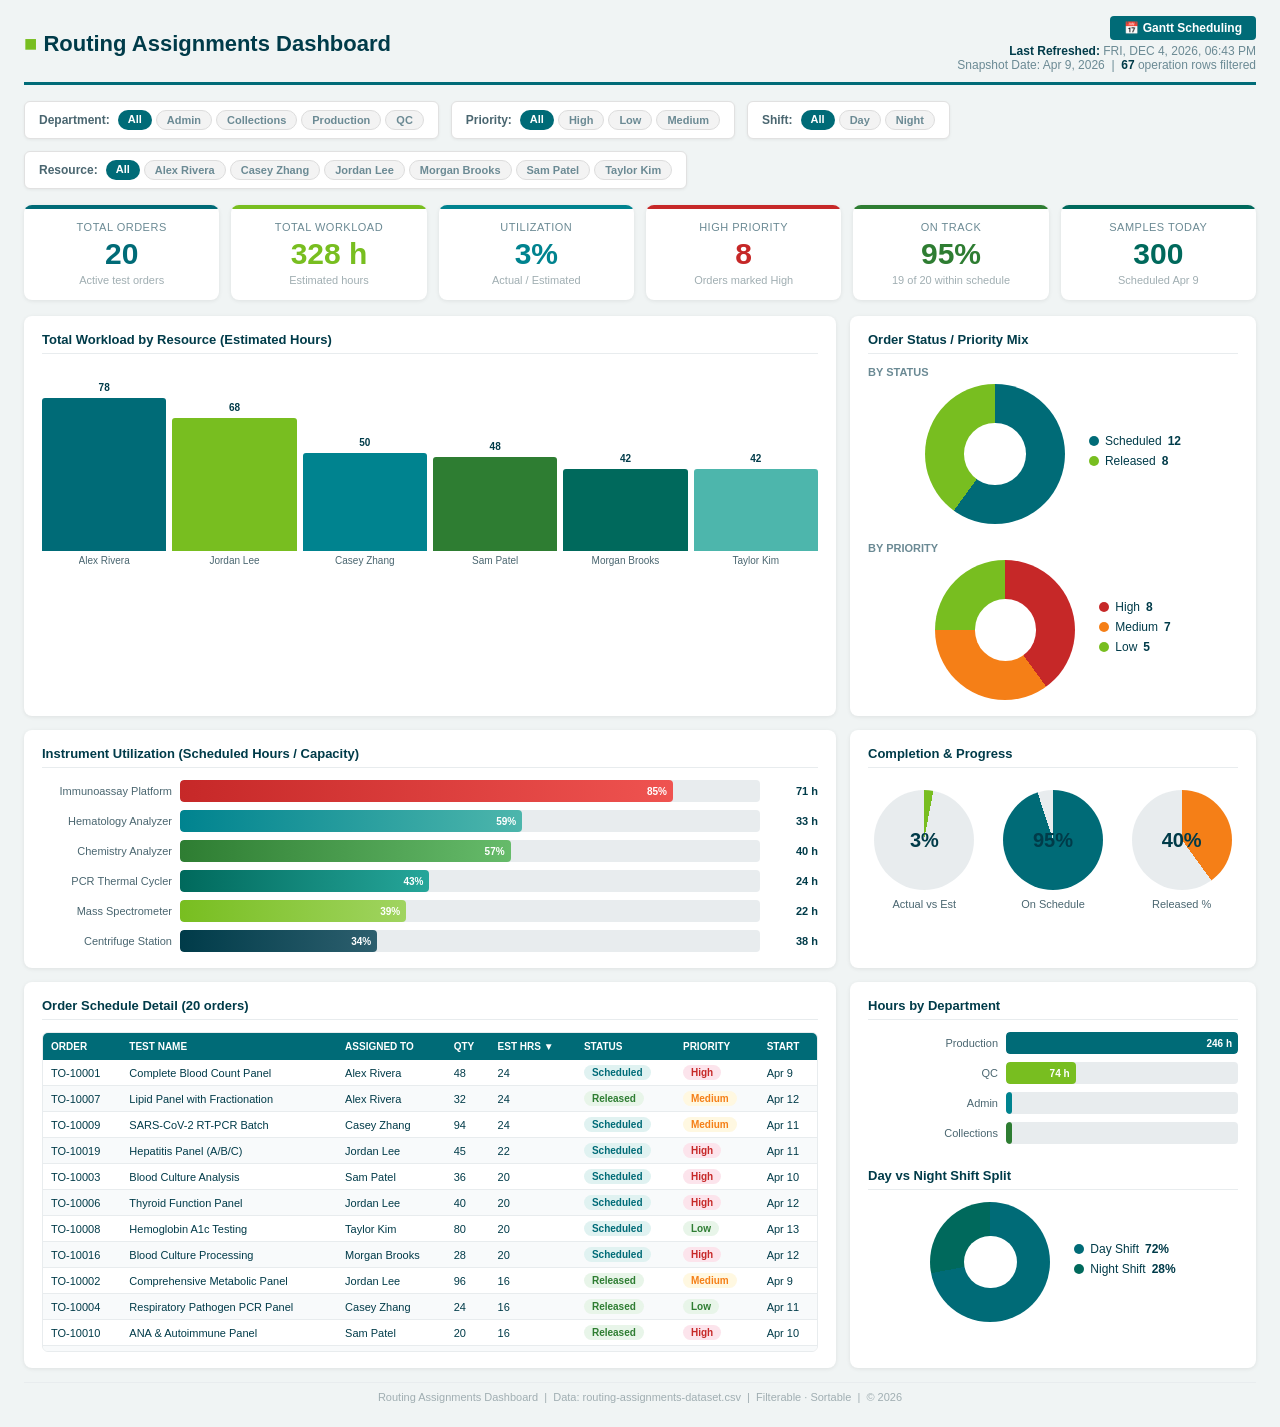
<file: dashboard.html>
<!DOCTYPE html>
<html lang="en">
<head>
<meta charset="UTF-8">
<meta name="viewport" content="width=device-width, initial-scale=1.0">
<title>Routing Assignments Dashboard</title>
<style>
/* ── Reset & Base ──────────────────────────── */
*,*::before,*::after{box-sizing:border-box;margin:0;padding:0}
body{font-family:'Segoe UI',-apple-system,BlinkMacSystemFont,sans-serif;background:#f0f4f4;color:#003B49}
a{color:#006B77;text-decoration:none}

/* ── Dashboard Shell ───────────────────────── */
.dashboard{max-width:1480px;margin:0 auto;padding:16px 24px 24px}

/* ── Title Bar ─────────────────────────────── */
.title-bar{display:flex;align-items:center;justify-content:space-between;margin-bottom:16px;padding-bottom:10px;border-bottom:3px solid #006B77}
.title-bar h1{font-size:22px;font-weight:600;color:#003B49}
.title-bar h1 span{color:#78BE20}
.title-bar .meta{font-size:12px;color:#6B8A94;text-align:right}
.title-bar .meta strong{color:#003B49}

/* ── Slicer / Filter Row ──────────────────── */
.slicer-row{display:flex;gap:12px;margin-bottom:16px;flex-wrap:wrap}
.slicer{background:#fff;border:1px solid #e1e1e1;border-radius:6px;padding:8px 14px;font-size:12px;display:flex;align-items:center;gap:8px;box-shadow:0 1px 3px rgba(0,0,0,.06)}
.slicer-label{font-weight:600;color:#4A6670;white-space:nowrap}
.slicer-pills{display:flex;gap:4px;flex-wrap:wrap}
.pill{padding:3px 10px;border-radius:12px;font-size:11px;font-weight:600;cursor:pointer;user-select:none;transition:all .15s}
.pill.active{background:#006B77;color:#fff}
.pill:not(.active){background:#f3f3f3;color:#6B8A94;border:1px solid #ddd}
.pill:not(.active):hover{background:#e0e7e9;color:#003B49}

/* ── KPI Row ───────────────────────────────── */
.kpi-row{display:grid;grid-template-columns:repeat(6,1fr);gap:12px;margin-bottom:16px}
@media(max-width:900px){.kpi-row{grid-template-columns:repeat(3,1fr)}}
.kpi-card{background:#fff;border-radius:8px;padding:16px 18px 14px;box-shadow:0 1px 4px rgba(0,0,0,.08);text-align:center;position:relative;overflow:hidden;transition:transform .15s}
.kpi-card:hover{transform:translateY(-2px)}
.kpi-card::before{content:'';position:absolute;top:0;left:0;right:0;height:4px}
.kpi-card.c1::before{background:#006B77} .kpi-card.c2::before{background:#78BE20}
.kpi-card.c3::before{background:#00838F} .kpi-card.c4::before{background:#C62828}
.kpi-card.c5::before{background:#2E7D32} .kpi-card.c6::before{background:#00695C}
.kpi-label{font-size:11px;color:#6B8A94;text-transform:uppercase;letter-spacing:.5px;margin-bottom:4px}
.kpi-value{font-size:30px;font-weight:700;line-height:1.1}
.kpi-sub{font-size:11px;color:#A0AEB2;margin-top:4px}
.kpi-card.c1 .kpi-value{color:#006B77} .kpi-card.c2 .kpi-value{color:#78BE20}
.kpi-card.c3 .kpi-value{color:#00838F} .kpi-card.c4 .kpi-value{color:#C62828}
.kpi-card.c5 .kpi-value{color:#2E7D32} .kpi-card.c6 .kpi-value{color:#00695C}

/* ── Chart Grid ────────────────────────────── */
.chart-grid{display:grid;grid-template-columns:2fr 1fr;gap:14px;margin-bottom:14px}
@media(max-width:900px){.chart-grid{grid-template-columns:1fr}}
.chart-card{background:#fff;border-radius:8px;padding:16px 18px;box-shadow:0 1px 4px rgba(0,0,0,.08)}
.chart-card h3{font-size:13px;font-weight:600;color:#003B49;margin-bottom:12px;padding-bottom:6px;border-bottom:1px solid #e8ecee}

/* ── Bar Chart ─────────────────────────────── */
.bar-chart{display:flex;align-items:flex-end;gap:6px;height:200px;padding-top:10px}
.bar-group{display:flex;flex-direction:column;align-items:center;flex:1}
.bar-stack{display:flex;flex-direction:column;justify-content:flex-end;width:100%;height:180px}
.bar{width:100%;border-radius:3px 3px 0 0;position:relative;min-height:2px;transition:all .3s}
.bar:hover{opacity:.85}
.bar-val{position:absolute;top:-16px;left:50%;transform:translateX(-50%);font-size:10px;font-weight:700;color:#003B49;white-space:nowrap}
.bar-label{font-size:10px;color:#4A6670;margin-top:4px;text-align:center;white-space:nowrap;overflow:hidden;text-overflow:ellipsis;max-width:90px}

/* ── Donut ─────────────────────────────────── */
.donut-wrap{display:flex;align-items:center;gap:24px;justify-content:center}
.donut{width:140px;height:140px;border-radius:50%;position:relative;transition:all .3s}
.donut::after{content:'';position:absolute;top:28%;left:28%;width:44%;height:44%;background:#fff;border-radius:50%}
.donut-legend{list-style:none}
.donut-legend li{font-size:12px;margin-bottom:6px;display:flex;align-items:center;gap:6px}
.legend-dot{width:10px;height:10px;border-radius:50%;display:inline-block}
.legend-val{font-weight:700}

/* ── Horizontal bar chart ──────────────────── */
.h-bar-chart{display:flex;flex-direction:column;gap:8px}
.h-bar-row{display:flex;align-items:center;gap:8px}
.h-bar-label{width:130px;font-size:11px;color:#4A6670;text-align:right;white-space:nowrap;overflow:hidden;text-overflow:ellipsis}
.h-bar-track{flex:1;height:22px;background:#e8ecee;border-radius:4px;overflow:hidden;position:relative}
.h-bar-fill{height:100%;border-radius:4px;display:flex;align-items:center;justify-content:flex-end;padding-right:6px;transition:width .4s}
.h-bar-fill span{font-size:10px;font-weight:700;color:#fff}
.h-bar-val{width:50px;font-size:11px;font-weight:700;color:#003B49;text-align:right}

/* ── Table ─────────────────────────────────── */
.mini-table{width:100%;border-collapse:collapse;font-size:11px}
.mini-table th{text-align:left;font-weight:600;color:#fff;padding:8px;background:#006B77;font-size:10px;text-transform:uppercase;position:sticky;top:0;cursor:pointer;user-select:none}
.mini-table th:hover{background:#005560}
.mini-table th .sort-arrow{float:right;opacity:.5}
.mini-table td{padding:5px 8px;border-bottom:1px solid #e8ecee}
.mini-table tr:nth-child(even){background:#f8fafb}
.mini-table tr:hover{background:#e8f0f2}
.table-scroll{max-height:320px;overflow-y:auto;border-radius:6px;border:1px solid #e8ecee}
.badge{display:inline-block;padding:2px 8px;border-radius:10px;font-size:10px;font-weight:600}
.badge-High{background:#fce4ec;color:#C62828}
.badge-Medium{background:#fff8e1;color:#F57F17}
.badge-Low{background:#e8f5e9;color:#2E7D32}
.badge-Scheduled{background:#e0f2f1;color:#006B77}
.badge-Released{background:#e8f5e9;color:#2E7D32}

/* ── Gauge ─────────────────────────────────── */
.gauge-row{display:flex;justify-content:space-around;align-items:center;padding:10px 0;flex-wrap:wrap;gap:16px}
.gauge{text-align:center}
.gauge-ring{width:100px;height:100px;border-radius:50%;position:relative;margin:0 auto 8px;transition:all .3s}
.gauge-ring::after{content:attr(data-pct) '%';position:absolute;top:50%;left:50%;transform:translate(-50%,-50%);font-size:20px;font-weight:700;color:#003B49}
.gauge-label{font-size:11px;color:#4A6670}

/* ── Footer ────────────────────────────────── */
.footer-note{text-align:center;font-size:11px;color:#A0AEB2;margin-top:12px;padding-top:8px;border-top:1px solid #e8ecee}

/* ── Loading ───────────────────────────────── */
.loading{text-align:center;padding:60px;color:#6B8A94;font-size:16px}
.loading .spinner{display:inline-block;width:32px;height:32px;border:3px solid #e8ecee;border-top-color:#006B77;border-radius:50%;animation:spin .7s linear infinite;margin-bottom:12px}
@keyframes spin{to{transform:rotate(360deg)}}

/* ── Print ─────────────────────────────────── */
@media print{body{background:#fff}.dashboard{padding:8px}.pill{cursor:default!important}}
</style>
</head>
<body>

<div class="dashboard" id="app">
  <div class="loading"><div class="spinner"></div><br>Loading dashboard data…</div>
</div>

<script>
/* ═══════════════════════════════════════════════════════════════════
   Routing Assignments Dashboard — Interactive, filterable
   Data source: routing-assignments-dataset.csv + machine-capacity.csv
   ═══════════════════════════════════════════════════════════════════ */

const COLORS = {
  primary:   '#006B77',
  green:     '#78BE20',
  dark:      '#003B49',
  teal2:     '#00838F',
  red:       '#C62828',
  forest:    '#2E7D32',
  deepTeal:  '#00695C',
  amber:     '#F57F17',
  muted:     '#6B8A94',
};
const BAR_PALETTE = ['#006B77','#78BE20','#00838F','#2E7D32','#00695C','#4DB6AC','#66BB6A','#26A69A','#003B49','#81C784'];
const MACHINE_GRADIENT = [
  ['#006B77','#33a0a8'],['#00838F','#4DB6AC'],['#2E7D32','#66BB6A'],
  ['#00695C','#26A69A'],['#78BE20','#a0d460'],['#003B49','#2D5F6E'],
];

// ── State ────────────────────────────────────────────────────────
let rawData = [];
let capacityData = [];
let filters = { department: 'All', priority: 'All', shift: 'All', resource: 'All' };
let tableSortCol = 'estHours';
let tableSortAsc = false;

// ── CSV Parser ───────────────────────────────────────────────────
function parseCSV(text) {
  const lines = text.trim().split('\n');
  const headers = lines[0].split(',');
  return lines.slice(1).map(line => {
    const vals = [];
    let cur = '', inQ = false;
    for (let i = 0; i < line.length; i++) {
      const c = line[i];
      if (c === '"') { inQ = !inQ; }
      else if (c === ',' && !inQ) { vals.push(cur.trim()); cur = ''; }
      else { cur += c; }
    }
    vals.push(cur.trim());
    const obj = {};
    headers.forEach((h, i) => obj[h.trim()] = vals[i] || '');
    return obj;
  });
}

// ── Data fetch ───────────────────────────────────────────────────
async function loadData() {
  const [csvResp, capResp] = await Promise.all([
    fetch('routing-assignments-dataset.csv'),
    fetch('machine-capacity.csv'),
  ]);
  rawData = parseCSV(await csvResp.text()).map(r => ({
    ...r,
    OperationSeq: +r.OperationSeq,
    EstimatedHours: +r.EstimatedHours,
    ActualHours: +r.ActualHours,
    RemainingHours: +r.RemainingHours,
    Quantity: +r.Quantity,
    ScheduledStartDt: new Date(r.ScheduledStart),
    ScheduledEndDt: new Date(r.ScheduledEnd),
  }));
  capacityData = parseCSV(await capResp.text()).map(r => ({
    ...r,
    CapacityHoursPerDay: +r.CapacityHoursPerDay,
    AvailableDays: +r.AvailableDays,
    TotalCapacityHours: +r.TotalCapacityHours,
    ScheduledHours: +r.ScheduledHours,
  }));
  render();
}

// ── Filter logic ─────────────────────────────────────────────────
function filtered() {
  return rawData.filter(r => {
    if (filters.department !== 'All' && r.Department !== filters.department) return false;
    if (filters.priority !== 'All' && r.Priority !== filters.priority) return false;
    if (filters.shift !== 'All' && r.Shift !== filters.shift) return false;
    if (filters.resource !== 'All' && r.AssignedResource !== filters.resource) return false;
    return true;
  });
}

function unique(arr, key) {
  return [...new Set(arr.map(r => r[key]))].sort();
}

// ── Helpers ──────────────────────────────────────────────────────
function groupSum(arr, key, sumKey) {
  const m = {};
  arr.forEach(r => { m[r[key]] = (m[r[key]] || 0) + r[sumKey]; });
  return Object.entries(m).sort((a, b) => b[1] - a[1]);
}

function groupCount(arr, key) {
  const m = {};
  arr.forEach(r => { m[r[key]] = (m[r[key]] || 0) + 1; });
  return Object.entries(m);
}

function distinctCount(arr, key) {
  return new Set(arr.map(r => r[key])).size;
}

function sum(arr, key) {
  return arr.reduce((s, r) => s + (r[key] || 0), 0);
}

function pct(n, d) { return d ? Math.round(n / d * 100) : 0; }
function fmt(n) { return Number.isInteger(n) ? n : n.toFixed(1); }

function esc(s) {
  const d = document.createElement('div');
  d.textContent = s;
  return d.innerHTML;
}

// ── Pill click handler ───────────────────────────────────────────
function onPill(filterKey, value) {
  filters[filterKey] = value;
  render();
}

// ── Render ───────────────────────────────────────────────────────
function render() {
  const data = filtered();
  const app = document.getElementById('app');

  // Distinct dimensions from full dataset (for filter options)
  const allDepts = unique(rawData, 'Department');
  const allPriorities = unique(rawData, 'Priority');
  const allShifts = unique(rawData, 'Shift');
  const allResources = unique(rawData, 'AssignedResource');

  // ── Aggregate order-level metrics (deduplicate by OrderID)
  const orderMap = {};
  data.forEach(r => {
    if (!orderMap[r.OrderID]) {
      orderMap[r.OrderID] = { id: r.OrderID, name: r.ItemName, resource: r.AssignedResource,
        qty: r.Quantity, status: r.OrderStatus, priority: r.Priority,
        start: r.ScheduledStart, startDt: r.ScheduledStartDt, endDt: r.ScheduledEndDt,
        estHours: 0, actualHours: 0, remainHours: 0 };
    }
    const o = orderMap[r.OrderID];
    o.estHours += r.EstimatedHours;
    o.actualHours += r.ActualHours;
    o.remainHours += r.RemainingHours;
    if (r.ScheduledEndDt > o.endDt) o.endDt = r.ScheduledEndDt;
  });
  const orders = Object.values(orderMap);

  // ── KPIs
  const totalOrders = orders.length;
  const totalHours = sum(data, 'EstimatedHours');
  const totalActual = sum(data, 'ActualHours');
  const highPriority = orders.filter(o => o.priority === 'High').length;
  const now = new Date('2026-04-10T08:00:00');
  const onTrack = orders.filter(o => o.endDt >= now || o.remainHours === 0).length;
  const onTrackPct = pct(onTrack, totalOrders);
  const todayStr = '2026-04-09';
  const samplesToday = [...new Set(
    data.filter(r => r.ScheduledStart && r.ScheduledStart.startsWith(todayStr)).map(r => r.OrderID)
  )].reduce((s, oid) => {
    const row = data.find(r => r.OrderID === oid);
    return s + (row ? row.Quantity : 0);
  }, 0);
  const utilPct = totalHours > 0 ? pct(totalActual, totalHours) : 0;

  // ── Workload by resource
  const workloadByResource = groupSum(data, 'AssignedResource', 'EstimatedHours');
  const maxWorkload = Math.max(...workloadByResource.map(w => w[1]), 1);

  // ── Status / Priority counts (order-level)
  const statusCounts = groupCount(orders, 'status');
  const priorityCounts = groupCount(orders, 'priority');

  // ── Machine utilization (use filtered data for scheduled hours, capacity table for max)
  const machineHours = {};
  data.forEach(r => {
    if (r.MachineName) machineHours[r.MachineName] = (machineHours[r.MachineName] || 0) + r.EstimatedHours;
  });
  const machineUtil = capacityData.map(c => {
    const sched = machineHours[c.MachineName] || 0;
    return { name: c.MachineName, sched, cap: c.TotalCapacityHours, pct: pct(sched, c.TotalCapacityHours) };
  }).sort((a, b) => b.pct - a.pct);

  // ── Hours by department
  const deptHours = groupSum(data, 'Department', 'EstimatedHours');
  const maxDeptH = Math.max(...deptHours.map(d => d[1]), 1);

  // ── Shift split
  const shiftHours = groupSum(data, 'Shift', 'EstimatedHours');
  const totalShiftH = shiftHours.reduce((s, sh) => s + sh[1], 0) || 1;

  // ── Completion gauges
  const actualVsEst = pct(totalActual, totalHours);
  const releasedOrders = orders.filter(o => o.status === 'Released').length;
  const releasedPct = pct(releasedOrders, totalOrders);

  // ── Order table
  let sortedOrders = [...orders];
  sortedOrders.sort((a, b) => {
    let va = a[tableSortCol], vb = b[tableSortCol];
    if (typeof va === 'string') { va = va.toLowerCase(); vb = vb.toLowerCase(); }
    if (va < vb) return tableSortAsc ? -1 : 1;
    if (va > vb) return tableSortAsc ? 1 : -1;
    return 0;
  });

  // ── Build HTML
  const pillHTML = (key, options, current) => options.map(o =>
    `<span class="pill ${o === current ? 'active' : ''}" onclick="onPill('${key}','${esc(o)}')">${esc(o)}</span>`
  ).join('');

  const statusColor = { Scheduled: COLORS.primary, Released: COLORS.green };
  const priorityColor = { High: COLORS.red, Medium: COLORS.amber, Low: COLORS.green };
  const priorityOrder = ['High','Medium','Low'];

  // Donut helpers
  function donutGradient(entries, colorMap) {
    const total = entries.reduce((s, e) => s + e[1], 0) || 1;
    let cum = 0;
    const stops = entries.map(([k, v]) => {
      const start = cum; cum += (v / total) * 100;
      return `${colorMap[k] || '#ccc'} ${start.toFixed(1)}% ${cum.toFixed(1)}%`;
    });
    return `conic-gradient(${stops.join(', ')})`;
  }
  function donutLegendHTML(entries, colorMap) {
    return entries.map(([k, v]) =>
      `<li><span class="legend-dot" style="background:${colorMap[k] || '#ccc'}"></span> ${esc(k)} <span class="legend-val">${v}</span></li>`
    ).join('');
  }

  const arrow = (col) => tableSortCol === col ? (tableSortAsc ? ' ▲' : ' ▼') : '';

  app.innerHTML = `
  <!-- Title Bar -->
  <div class="title-bar">
    <h1><span>■</span> Routing Assignments Dashboard</h1>
    <div class="meta">
      <div><a href="index.html" style="background:#006B77;color:#fff;padding:5px 14px;border-radius:4px;font-weight:600;font-size:12px;text-decoration:none;display:inline-block;margin-bottom:4px">📅 Gantt Scheduling</a></div>
      <div><strong>Last Refreshed:</strong> ${new Date().toLocaleString('en-US',{weekday:'short',year:'numeric',month:'short',day:'numeric',hour:'2-digit',minute:'2-digit'}).toUpperCase()}</div>
      <div>Snapshot Date: Apr 9, 2026 &nbsp;|&nbsp; <strong>${data.length}</strong> operation rows filtered</div>
    </div>
  </div>

  <!-- Slicers -->
  <div class="slicer-row">
    <div class="slicer">
      <span class="slicer-label">Department:</span>
      <div class="slicer-pills">${pillHTML('department', ['All', ...allDepts], filters.department)}</div>
    </div>
    <div class="slicer">
      <span class="slicer-label">Priority:</span>
      <div class="slicer-pills">${pillHTML('priority', ['All', ...allPriorities], filters.priority)}</div>
    </div>
    <div class="slicer">
      <span class="slicer-label">Shift:</span>
      <div class="slicer-pills">${pillHTML('shift', ['All', ...allShifts], filters.shift)}</div>
    </div>
    <div class="slicer">
      <span class="slicer-label">Resource:</span>
      <div class="slicer-pills">${pillHTML('resource', ['All', ...allResources], filters.resource)}</div>
    </div>
  </div>

  <!-- KPI Cards -->
  <div class="kpi-row">
    <div class="kpi-card c1"><div class="kpi-label">Total Orders</div><div class="kpi-value">${totalOrders}</div><div class="kpi-sub">Active test orders</div></div>
    <div class="kpi-card c2"><div class="kpi-label">Total Workload</div><div class="kpi-value">${fmt(totalHours)} h</div><div class="kpi-sub">Estimated hours</div></div>
    <div class="kpi-card c3"><div class="kpi-label">Utilization</div><div class="kpi-value">${utilPct}%</div><div class="kpi-sub">Actual / Estimated</div></div>
    <div class="kpi-card c4"><div class="kpi-label">High Priority</div><div class="kpi-value">${highPriority}</div><div class="kpi-sub">Orders marked High</div></div>
    <div class="kpi-card c5"><div class="kpi-label">On Track</div><div class="kpi-value">${onTrackPct}%</div><div class="kpi-sub">${onTrack} of ${totalOrders} within schedule</div></div>
    <div class="kpi-card c6"><div class="kpi-label">Samples Today</div><div class="kpi-value">${samplesToday}</div><div class="kpi-sub">Scheduled Apr 9</div></div>
  </div>

  <!-- Row 1: Workload Bar + Status/Priority Donuts -->
  <div class="chart-grid">
    <div class="chart-card">
      <h3>Total Workload by Resource (Estimated Hours)</h3>
      <div class="bar-chart">
        ${workloadByResource.map(([name, hrs], i) => `
        <div class="bar-group">
          <div class="bar-stack">
            <div class="bar" style="height:${(hrs / maxWorkload * 85).toFixed(1)}%; background:${BAR_PALETTE[i % BAR_PALETTE.length]};" title="${esc(name)} — ${fmt(hrs)}h">
              <span class="bar-val">${fmt(hrs)}</span>
            </div>
          </div>
          <div class="bar-label">${esc(name)}</div>
        </div>`).join('')}
      </div>
    </div>

    <div class="chart-card">
      <h3>Order Status / Priority Mix</h3>
      <div style="margin-bottom:18px">
        <div style="font-size:11px;color:${COLORS.muted};font-weight:600;margin-bottom:6px">BY STATUS</div>
        <div class="donut-wrap">
          <div class="donut" style="background:${donutGradient(statusCounts, statusColor)}"></div>
          <ul class="donut-legend">${donutLegendHTML(statusCounts, statusColor)}</ul>
        </div>
      </div>
      <div>
        <div style="font-size:11px;color:${COLORS.muted};font-weight:600;margin-bottom:6px">BY PRIORITY</div>
        <div class="donut-wrap">
          <div class="donut" style="background:${donutGradient(
            priorityOrder.map(p => [p, orders.filter(o => o.priority === p).length]).filter(e => e[1] > 0),
            priorityColor
          )}"></div>
          <ul class="donut-legend">${donutLegendHTML(
            priorityOrder.map(p => [p, orders.filter(o => o.priority === p).length]).filter(e => e[1] > 0),
            priorityColor
          )}</ul>
        </div>
      </div>
    </div>
  </div>

  <!-- Row 2: Machine Utilization + Gauges -->
  <div class="chart-grid">
    <div class="chart-card">
      <h3>Instrument Utilization (Scheduled Hours / Capacity)</h3>
      <div class="h-bar-chart">
        ${machineUtil.map((m, i) => {
          const grad = MACHINE_GRADIENT[i % MACHINE_GRADIENT.length];
          const barColor = m.pct >= 85 ? `linear-gradient(90deg,${COLORS.red},#ef5350)` : `linear-gradient(90deg,${grad[0]},${grad[1]})`;
          return `<div class="h-bar-row">
            <div class="h-bar-label">${esc(m.name)}</div>
            <div class="h-bar-track"><div class="h-bar-fill" style="width:${Math.min(m.pct, 100)}%;background:${barColor}"><span>${m.pct}%</span></div></div>
            <div class="h-bar-val">${fmt(m.sched)} h</div>
          </div>`;
        }).join('')}
      </div>
    </div>

    <div class="chart-card">
      <h3>Completion & Progress</h3>
      <div class="gauge-row">
        <div class="gauge">
          <div class="gauge-ring" data-pct="${actualVsEst}" style="background:conic-gradient(${COLORS.green} 0% ${actualVsEst}%, #e8ecee ${actualVsEst}% 100%)"></div>
          <div class="gauge-label">Actual vs Est</div>
        </div>
        <div class="gauge">
          <div class="gauge-ring" data-pct="${onTrackPct}" style="background:conic-gradient(${COLORS.primary} 0% ${onTrackPct}%, #e8ecee ${onTrackPct}% 100%)"></div>
          <div class="gauge-label">On Schedule</div>
        </div>
        <div class="gauge">
          <div class="gauge-ring" data-pct="${releasedPct}" style="background:conic-gradient(${COLORS.amber} 0% ${releasedPct}%, #e8ecee ${releasedPct}% 100%)"></div>
          <div class="gauge-label">Released %</div>
        </div>
      </div>
    </div>
  </div>

  <!-- Row 3: Table + Dept/Shift -->
  <div class="chart-grid">
    <div class="chart-card">
      <h3>Order Schedule Detail (${sortedOrders.length} orders${sortedOrders.length > 50 ? ' — top 50 shown' : ''})</h3>
      <div class="table-scroll">
      <table class="mini-table">
        <thead><tr>
          <th onclick="sortTable('id')">Order${arrow('id')}</th>
          <th onclick="sortTable('name')">Test Name${arrow('name')}</th>
          <th onclick="sortTable('resource')">Assigned To${arrow('resource')}</th>
          <th onclick="sortTable('qty')">Qty${arrow('qty')}</th>
          <th onclick="sortTable('estHours')">Est Hrs${arrow('estHours')}</th>
          <th onclick="sortTable('status')">Status${arrow('status')}</th>
          <th onclick="sortTable('priority')">Priority${arrow('priority')}</th>
          <th onclick="sortTable('start')">Start${arrow('start')}</th>
        </tr></thead>
        <tbody>
          ${sortedOrders.slice(0, 50).map(o => `<tr>
            <td>${esc(o.id)}</td>
            <td>${esc(o.name)}</td>
            <td>${esc(o.resource)}</td>
            <td>${o.qty}</td>
            <td>${fmt(o.estHours)}</td>
            <td><span class="badge badge-${o.status}">${o.status}</span></td>
            <td><span class="badge badge-${o.priority}">${o.priority}</span></td>
            <td>${o.start ? new Date(o.start).toLocaleDateString('en-US',{month:'short',day:'numeric'}) : ''}</td>
          </tr>`).join('')}
        </tbody>
      </table>
      </div>
    </div>

    <div class="chart-card">
      <h3>Hours by Department</h3>
      <div class="h-bar-chart" style="margin-top:10px">
        ${deptHours.map(([dept, hrs], i) => `<div class="h-bar-row">
          <div class="h-bar-label">${esc(dept)}</div>
          <div class="h-bar-track"><div class="h-bar-fill" style="width:${(hrs / maxDeptH * 100).toFixed(0)}%;background:${BAR_PALETTE[i % BAR_PALETTE.length]}"><span>${fmt(hrs)} h</span></div></div>
        </div>`).join('')}
      </div>

      <h3 style="margin-top:24px">Day vs Night Shift Split</h3>
      <div class="donut-wrap" style="margin-top:8px">
          <div class="donut" style="width:120px;height:120px;background:${donutGradient(shiftHours, {Day:COLORS.primary, Night:COLORS.deepTeal})}"></div>
        <ul class="donut-legend">
          ${shiftHours.map(([s, h]) =>
            `<li><span class="legend-dot" style="background:${s === 'Day' ? COLORS.primary : COLORS.deepTeal}"></span> ${s} Shift <span class="legend-val">${pct(h, totalShiftH)}%</span></li>`
          ).join('')}
        </ul>
      </div>
    </div>
  </div>

  <!-- Footer -->
  <div class="footer-note">
    Routing Assignments Dashboard &nbsp;|&nbsp; Data: routing-assignments-dataset.csv &nbsp;|&nbsp; Filterable &middot; Sortable &nbsp;|&nbsp; &copy; 2026
  </div>`;
}

// ── Table sorting ────────────────────────────────────────────────
function sortTable(col) {
  if (tableSortCol === col) tableSortAsc = !tableSortAsc;
  else { tableSortCol = col; tableSortAsc = true; }
  render();
}

// ── Boot ─────────────────────────────────────────────────────────
loadData().catch(err => {
  document.getElementById('app').innerHTML = `<div class="loading" style="color:#D04A02">Failed to load data. Ensure CSV files are in the same directory.<br><small>${esc(err.message)}</small></div>`;
});
</script>
</body>
</html>
</file>
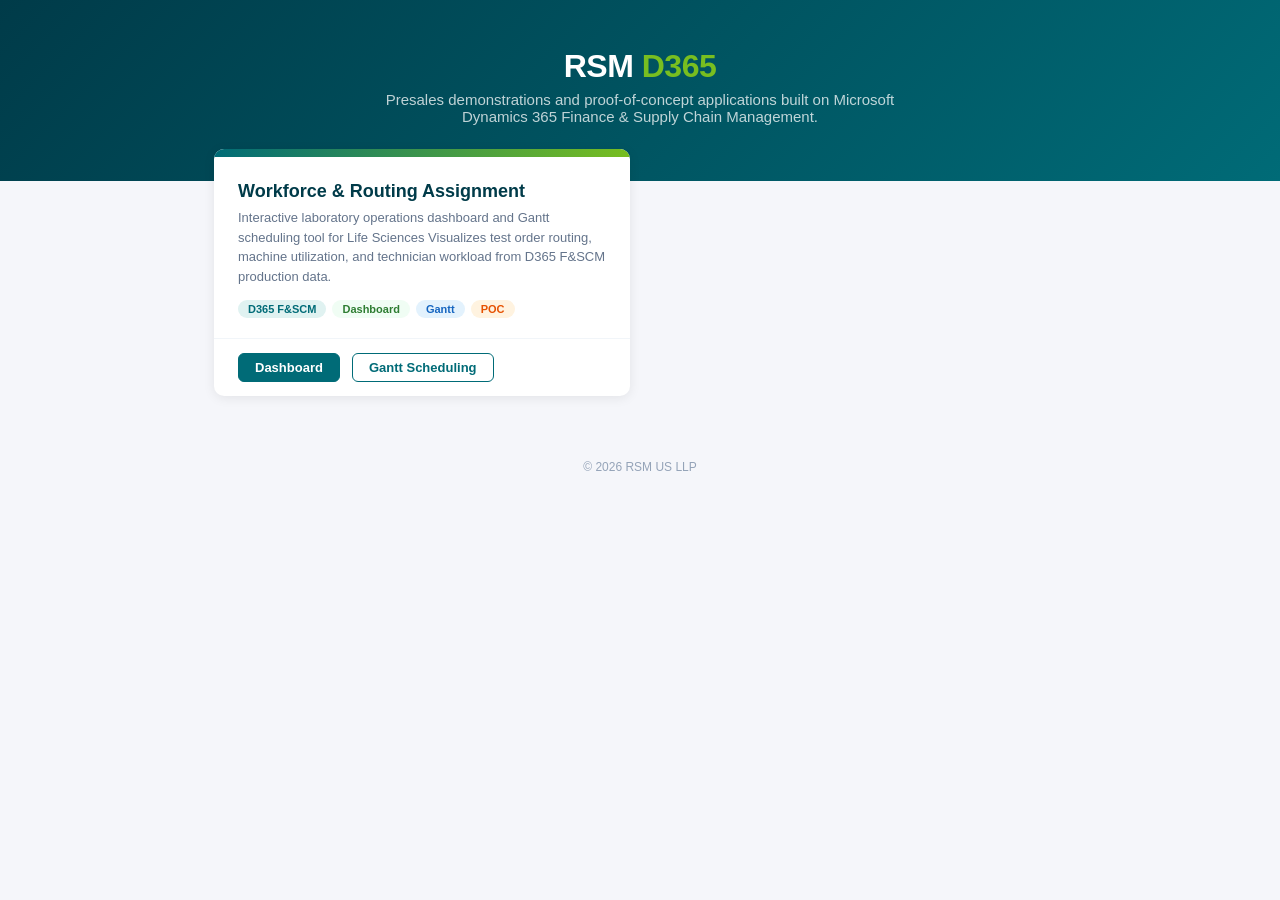
<file: index-old.html>
<!DOCTYPE html>
<html lang="en">
<head>
<meta charset="UTF-8">
<meta name="viewport" content="width=device-width, initial-scale=1.0">
<title>RSM D365 — Project Portfolio</title>
<style>
*,*::before,*::after{box-sizing:border-box;margin:0;padding:0}
body{font-family:'Segoe UI',-apple-system,BlinkMacSystemFont,sans-serif;background:#f5f6fa;color:#1e293b;min-height:100vh}
.header{background:linear-gradient(135deg,#003B49 0%,#006B77 100%);color:#fff;padding:48px 24px 56px;text-align:center}
.header h1{font-size:32px;font-weight:700;margin-bottom:6px;letter-spacing:-0.5px}
.header h1 span{color:#78BE20}
.header p{font-size:15px;color:rgba(255,255,255,.75);max-width:540px;margin:0 auto}
.projects{max-width:900px;margin:-32px auto 40px;padding:0 24px;display:grid;grid-template-columns:repeat(auto-fill,minmax(320px,1fr));gap:20px}
.card{background:#fff;border-radius:10px;box-shadow:0 2px 12px rgba(0,0,0,.08);overflow:hidden;transition:transform .2s,box-shadow .2s;display:flex;flex-direction:column}
.card:hover{transform:translateY(-4px);box-shadow:0 8px 24px rgba(0,0,0,.12)}
.card-banner{height:8px}
.card-body{padding:24px 24px 20px;flex:1;display:flex;flex-direction:column}
.card-body h2{font-size:18px;font-weight:600;margin-bottom:6px;color:#003B49}
.card-body p{font-size:13px;color:#64748b;line-height:1.5;flex:1}
.card-tags{display:flex;gap:6px;flex-wrap:wrap;margin-top:14px}
.tag{font-size:11px;padding:3px 10px;border-radius:10px;font-weight:600}
.tag.d365{background:#e0f2f1;color:#006B77}
.tag.dashboard{background:#f0fdf4;color:#2E7D32}
.tag.gantt{background:#e3f2fd;color:#1565c0}
.tag.poc{background:#fff3e0;color:#e65100}
.card-links{border-top:1px solid #f1f5f9;padding:14px 24px;display:flex;gap:12px}
.card-links a{font-size:13px;font-weight:600;color:#006B77;text-decoration:none;padding:6px 16px;border-radius:6px;border:1px solid #006B77;transition:all .15s}
.card-links a:hover{background:#006B77;color:#fff}
.card-links a.primary{background:#006B77;color:#fff}
.card-links a.primary:hover{background:#005a63}
.footer{text-align:center;padding:24px;font-size:12px;color:#94a3b8}
</style>
</head>
<body>
<div class="header">
  <h1>RSM <span>D365</span></h1>
  <p>Presales demonstrations and proof-of-concept applications built on Microsoft Dynamics 365 Finance &amp; Supply Chain Management.</p>
</div>
<div class="projects">
  <div class="card">
    <div class="card-banner" style="background:linear-gradient(90deg,#006B77,#78BE20)"></div>
    <div class="card-body">
      <h2>Workforce &amp; Routing Assignment</h2>
      <p>Interactive laboratory operations dashboard and Gantt scheduling tool for Life Sciences Visualizes test order routing, machine utilization, and technician workload from D365 F&amp;SCM production data.</p>
      <div class="card-tags">
        <span class="tag d365">D365 F&amp;SCM</span>
        <span class="tag dashboard">Dashboard</span>
        <span class="tag gantt">Gantt</span>
        <span class="tag poc">POC</span>
      </div>
    </div>
    <div class="card-links">
      <a class="primary" href="workforce-assignment-dashboard.html">Dashboard</a>
      <a href="workforce-assignment-gantt.html">Gantt Scheduling</a>
    </div>
  </div>
</div>
<div class="footer">&copy; 2026 RSM US LLP</div>
</body>
</html>
</file>
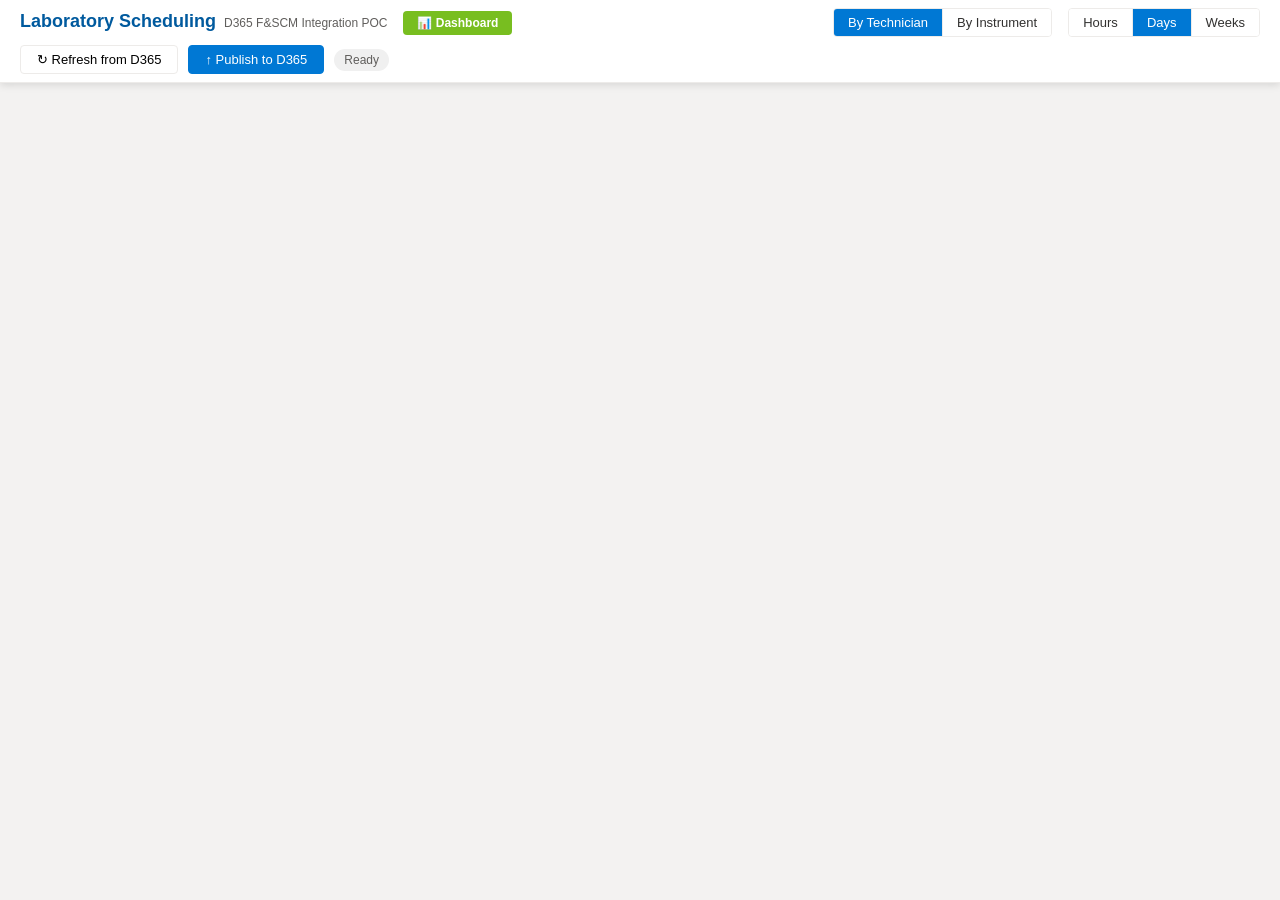
<file: workforce-assignment-gantt.html>
<!DOCTYPE html>
<html lang="en">
<head>
    <meta charset="UTF-8">
    <meta name="viewport" content="width=device-width, initial-scale=1.0">
    <title>D365 Laboratory Scheduling - Gantt POC</title>

    <!-- dhtmlxGantt (GPL v2 free edition) -->
    <script src="https://cdn.dhtmlx.com/gantt/edge/dhtmlxgantt.js"></script>
    <link rel="stylesheet" href="https://cdn.dhtmlx.com/gantt/edge/dhtmlxgantt.css">

    <link rel="stylesheet" href="styles.css">
</head>
<body>
    <!-- Top toolbar -->
    <header class="toolbar">
        <div class="toolbar-left">
            <h1>Laboratory Scheduling</h1>
            <span class="subtitle">D365 F&amp;SCM Integration POC</span>
            <a href="index.html" style="margin-left:16px;background:#78BE20;color:#fff;padding:5px 14px;border-radius:4px;font-weight:600;font-size:12px;text-decoration:none">📊 Dashboard</a>
        </div>
        <div class="toolbar-center">
            <div class="view-toggle">
                <button id="btn-person" class="toggle-btn active" onclick="switchView('person')">By Technician</button>
                <button id="btn-machine" class="toggle-btn" onclick="switchView('machine')">By Instrument</button>
            </div>
            <div class="scale-toggle">
                <button class="scale-btn" onclick="setScale('hour', event)">Hours</button>
                <button class="scale-btn active" onclick="setScale('day', event)">Days</button>
                <button class="scale-btn" onclick="setScale('week', event)">Weeks</button>
            </div>
        </div>
        <div class="toolbar-right">
            <button id="btn-refresh" class="action-btn" onclick="refreshData()">
                &#x21bb; Refresh from D365
            </button>
            <button id="btn-publish" class="action-btn primary" onclick="publishChanges()">
                &#x2191; Publish to D365
            </button>
            <span id="status-indicator" class="status-indicator">Ready</span>
        </div>
    </header>

    <!-- Info bar showing pending changes -->
    <div id="changes-bar" class="changes-bar hidden">
        <span id="changes-count">0</span> pending change(s)
        <button class="link-btn" onclick="showPendingChanges()">View Details</button>
        <button class="link-btn" onclick="discardChanges()">Discard All</button>
    </div>

    <!-- Gantt container -->
    <div id="gantt_here" style="width:100%; height:calc(100vh - 110px);"></div>

    <!-- Pending changes modal -->
    <div id="changes-modal" class="modal hidden">
        <div class="modal-content">
            <div class="modal-header">
                <h2>Pending Schedule Changes</h2>
                <button class="close-btn" onclick="closeModal()">&times;</button>
            </div>
            <div id="changes-list" class="modal-body"></div>
            <div class="modal-footer">
                <button class="action-btn" onclick="closeModal()">Close</button>
                <button class="action-btn primary" onclick="publishChanges(); closeModal();">Publish All</button>
            </div>
        </div>
    </div>

    <!-- Job context menu -->
    <div id="job-context-menu" class="context-menu hidden">
        <div class="context-menu-item" data-action="schedule-from-material">Schedule from material availability</div>
        <div class="context-menu-item" data-action="schedule-previous">Schedule previous jobs</div>
        <div class="context-menu-item" data-action="schedule-next">Schedule next jobs</div>
        <div class="context-menu-item" data-action="schedule-around">Schedule around job</div>
        <div class="context-menu-separator"></div>
        <div class="context-menu-item" data-action="toggle-highlight">Toggle order highlight</div>
        <div class="context-menu-item" data-action="capacity-load">Capacity load</div>
    </div>

    <!-- Order detail lightbox overlay (for custom info) -->
    <div id="order-detail" class="modal hidden">
        <div class="modal-content wide">
            <div class="modal-header">
                <h2 id="detail-title">Order Details</h2>
                <button class="close-btn" onclick="closeOrderDetail()">&times;</button>
            </div>
            <div id="detail-body" class="modal-body"></div>
            <div class="modal-footer">
                <button class="action-btn" onclick="closeOrderDetail()">Close</button>
            </div>
        </div>
    </div>

    <!-- Scripts -->
    <script src="odata-service.js"></script>
    <script src="app.js"></script>
</body>
</html>
</file>
<file: styles.css>
/* ============================================
   D365 Laboratory Scheduling — Gantt POC Styles
   ============================================ */

:root {
    --primary: #0078d4;
    --primary-dark: #005a9e;
    --success: #107c10;
    --warning: #ff8c00;
    --danger: #d13438;
    --bg: #f3f2f1;
    --surface: #ffffff;
    --text: #323130;
    --text-muted: #605e5c;
    --border: #edebe9;
    --shadow: 0 2px 8px rgba(0,0,0,0.12);
}

* { box-sizing: border-box; margin: 0; padding: 0; }

body {
    font-family: "Segoe UI", -apple-system, BlinkMacSystemFont, sans-serif;
    background: var(--bg);
    color: var(--text);
}

/* ── TOOLBAR ────────────────────── */
.toolbar {
    display: flex;
    align-items: center;
    justify-content: space-between;
    background: var(--surface);
    padding: 8px 20px;
    border-bottom: 1px solid var(--border);
    box-shadow: var(--shadow);
    z-index: 100;
    flex-wrap: wrap;
    gap: 8px;
}

.toolbar h1 {
    font-size: 18px;
    font-weight: 600;
    color: var(--primary-dark);
    margin: 0;
}

.toolbar .subtitle {
    font-size: 12px;
    color: var(--text-muted);
    margin-left: 8px;
}

.toolbar-left { display: flex; align-items: baseline; }
.toolbar-center { display: flex; gap: 16px; align-items: center; }
.toolbar-right { display: flex; gap: 10px; align-items: center; }

/* ── TOGGLE BUTTONS ─────────────── */
.view-toggle, .scale-toggle {
    display: flex;
    border: 1px solid var(--border);
    border-radius: 4px;
    overflow: hidden;
}

.toggle-btn, .scale-btn {
    padding: 6px 14px;
    font-size: 13px;
    border: none;
    background: var(--surface);
    color: var(--text);
    cursor: pointer;
    transition: all 0.15s;
    font-family: inherit;
}

.toggle-btn:not(:last-child), .scale-btn:not(:last-child) {
    border-right: 1px solid var(--border);
}

.toggle-btn.active, .scale-btn.active {
    background: var(--primary);
    color: white;
}

.toggle-btn:hover:not(.active), .scale-btn:hover:not(.active) {
    background: #f0f0f0;
}

/* ── ACTION BUTTONS ─────────────── */
.action-btn {
    padding: 6px 16px;
    font-size: 13px;
    border: 1px solid var(--border);
    border-radius: 4px;
    background: var(--surface);
    cursor: pointer;
    font-family: inherit;
    transition: all 0.15s;
}

.action-btn:hover { background: #f0f0f0; }

.action-btn.primary {
    background: var(--primary);
    color: white;
    border-color: var(--primary);
}

.action-btn.primary:hover {
    background: var(--primary-dark);
}

.action-btn:disabled {
    opacity: 0.5;
    cursor: not-allowed;
}

.link-btn {
    background: none;
    border: none;
    color: var(--primary);
    cursor: pointer;
    font-size: 13px;
    text-decoration: underline;
    font-family: inherit;
    margin-left: 12px;
}

/* ── STATUS INDICATOR ───────────── */
.status-indicator {
    font-size: 12px;
    padding: 4px 10px;
    border-radius: 12px;
    background: #f0f0f0;
    color: var(--text-muted);
}

.status-indicator.publishing {
    background: #fff4ce;
    color: #8a6d14;
}

.status-indicator.success {
    background: #dff6dd;
    color: var(--success);
}

.status-indicator.error {
    background: #fde7e9;
    color: var(--danger);
}

/* ── CHANGES BAR ────────────────── */
.changes-bar {
    background: #fff4ce;
    padding: 8px 20px;
    font-size: 13px;
    display: flex;
    align-items: center;
    border-bottom: 1px solid #f0e68c;
}

.changes-bar.hidden { display: none; }

#changes-count {
    font-weight: 700;
    color: var(--warning);
    margin-right: 4px;
}

/* ── GANTT OVERRIDES ────────────── */
.gantt_task_line {
    border-radius: 4px;
    border: none;
}

/* Grid resize handle (drag border between grid and timeline) */
.gantt_grid_resize_wrap {
    cursor: col-resize;
    width: 7px !important;
}

.gantt_grid_resize_area {
    background: var(--primary);
    opacity: 0.15;
    width: 3px;
    border-radius: 2px;
}

/* Column resize handle */
.gantt_grid_column_resize_wrap {
    cursor: col-resize;
}

.gantt_grid_head_cell {
    font-weight: 600;
    color: var(--text);
    font-size: 12px;
    white-space: nowrap;
    overflow: hidden;
    text-overflow: ellipsis;
}

.gantt_task_line.priority-high {
    background: #d13438;
}

.gantt_task_line.priority-medium {
    background: #0078d4;
}

.gantt_task_line.priority-low {
    background: #107c10;
}

.gantt_task_line.task-modified {
    box-shadow: 0 0 0 2px #ff8c00, 0 0 8px rgba(255,140,0,0.4);
}

.gantt_task_progress {
    background: rgba(255,255,255,0.35);
    border-radius: 4px;
}

.gantt_tree_content b { color: var(--primary-dark); }

.resource-row {
    background: #f8f8f8 !important;
    font-weight: 600;
}

.gantt_scale_cell {
    font-size: 12px;
}

/* ── GRID CELL DETAIL STYLES ────── */
.grid-order-id {
    font-weight: 700;
    font-size: 11px;
    color: var(--primary-dark);
    margin-right: 2px;
}

.grid-item-name {
    font-size: 12px;
    color: var(--text);
}

.grid-resource {
    font-size: 11px;
    padding: 2px 6px;
    border-radius: 3px;
}

.grid-resource.machine {
    background: #e8f4fd;
    color: #0063b1;
}

.grid-resource.worker {
    background: #f3e8fd;
    color: #5c2d91;
}

/* ── TASK BAR CONTENT STYLES ────── */
.gantt_task_content {
    font-size: 12px;
    padding: 0 8px;
    overflow: hidden;
    text-overflow: ellipsis;
    white-space: nowrap;
}

.bar-order-id {
    font-weight: 700;
    font-size: 10px;
    opacity: 0.85;
    margin-right: 3px;
}

.bar-qty {
    font-size: 10px;
    opacity: 0.8;
    margin-left: 3px;
}

/* Right-side resource label + modified indicator */
.bar-resource {
    font-size: 11px;
    color: var(--text-muted);
    background: rgba(255,255,255,0.85);
    padding: 1px 6px;
    border-radius: 3px;
    margin-right: 4px;
}

.modified-indicator {
    color: #ff8c00;
    font-size: 11px;
    font-weight: 600;
}

/* ── TOOLTIP STYLES ─────────────── */
.gantt-tooltip-custom {
    font-size: 12px;
    line-height: 1.5;
    max-width: 340px;
}

.tt-header {
    font-weight: 700;
    font-size: 13px;
    margin-bottom: 6px;
    padding-bottom: 4px;
    border-bottom: 1px solid rgba(255,255,255,0.2);
}

.tt-table {
    width: 100%;
    border-collapse: collapse;
    margin-bottom: 4px;
}

.tt-table td {
    padding: 1px 4px;
    vertical-align: top;
}

.tt-label {
    font-weight: 600;
    color: rgba(255,255,255,0.7);
    white-space: nowrap;
    width: 90px;
}

.tt-ops-header {
    font-weight: 600;
    margin-top: 6px;
    padding-top: 4px;
    border-top: 1px solid rgba(255,255,255,0.2);
    margin-bottom: 2px;
}

.tt-op {
    font-size: 11px;
    padding-left: 8px;
    opacity: 0.9;
}

.tt-modified {
    color: #ff6b35;
    font-weight: 600;
    margin-top: 6px;
}

/* ── PRIORITY & STATUS BADGES ───── */
.priority-badge {
    display: inline-block;
    padding: 2px 8px;
    border-radius: 10px;
    font-size: 11px;
    font-weight: 600;
    letter-spacing: 0.3px;
}

.priority-high   { background: #fde7e9; color: #d13438; }
.priority-medium { background: #deecf9; color: #0078d4; }
.priority-low    { background: #dff6dd; color: #107c10; }

.status-badge {
    display: inline-block;
    padding: 2px 8px;
    border-radius: 10px;
    font-size: 11px;
    font-weight: 600;
}

.status-scheduled { background: #deecf9; color: #0078d4; }
.status-released  { background: #fff4ce; color: #8a6d14; }
.status-started   { background: #dff6dd; color: #107c10; }

/* ── MODAL ──────────────────────── */
.modal {
    position: fixed;
    top: 0; left: 0; right: 0; bottom: 0;
    background: rgba(0,0,0,0.4);
    display: flex;
    align-items: center;
    justify-content: center;
    z-index: 9999;
}

.modal.hidden { display: none; }

.modal-content {
    background: var(--surface);
    border-radius: 8px;
    box-shadow: 0 8px 32px rgba(0,0,0,0.25);
    max-width: 600px;
    width: 90%;
    max-height: 80vh;
    display: flex;
    flex-direction: column;
}

.modal-content.wide {
    max-width: 750px;
}

.modal-header {
    display: flex;
    justify-content: space-between;
    align-items: center;
    padding: 16px 20px;
    border-bottom: 1px solid var(--border);
}

.modal-header h2 {
    font-size: 16px;
    font-weight: 600;
}

.close-btn {
    background: none;
    border: none;
    font-size: 22px;
    cursor: pointer;
    color: var(--text-muted);
    line-height: 1;
}

.modal-body {
    padding: 16px 20px;
    overflow-y: auto;
    flex: 1;
}

.modal-footer {
    padding: 12px 20px;
    border-top: 1px solid var(--border);
    display: flex;
    justify-content: flex-end;
    gap: 8px;
}

/* ── CHANGES TABLE ──────────────── */
.changes-table {
    width: 100%;
    border-collapse: collapse;
    font-size: 13px;
}

.changes-table th {
    text-align: left;
    padding: 8px 10px;
    background: #f8f8f8;
    border-bottom: 2px solid var(--border);
    font-weight: 600;
}

.changes-table td {
    padding: 8px 10px;
    border-bottom: 1px solid var(--border);
}

.changes-table tr:hover td {
    background: #f5f5f5;
}

/* ── ORDER DETAIL GRID ──────────── */
.detail-grid {
    display: grid;
    grid-template-columns: 140px 1fr;
    gap: 6px 12px;
}

.detail-label {
    font-weight: 600;
    font-size: 13px;
    color: var(--text-muted);
    padding: 4px 0;
}

.detail-value {
    font-size: 13px;
    padding: 4px 0;
}

/* ── RESPONSIVE ─────────────────── */
@media (max-width: 900px) {
    .toolbar { flex-direction: column; gap: 8px; }
    .toolbar-center { flex-wrap: wrap; }
}

/* ── JOB CONTEXT MENU ───────────── */
.context-menu {
    position: fixed;
    background: var(--surface);
    border: 1px solid var(--border);
    border-radius: 6px;
    box-shadow: 0 4px 16px rgba(0,0,0,0.18);
    min-width: 240px;
    z-index: 10000;
    padding: 4px 0;
    font-family: "Segoe UI", -apple-system, BlinkMacSystemFont, sans-serif;
}

.context-menu.hidden {
    display: none;
}

.context-menu-item {
    padding: 8px 16px;
    font-size: 13px;
    color: var(--text);
    cursor: pointer;
    transition: background 0.1s;
    white-space: nowrap;
}

.context-menu-item:hover {
    background: #e8f4fd;
    color: var(--primary-dark);
}

.context-menu-separator {
    height: 1px;
    background: var(--border);
    margin: 4px 0;
}

/* Highlighted task bar */
.gantt_task_line.order-highlighted {
    box-shadow: 0 0 0 3px #ffb900, 0 0 12px rgba(255,185,0,0.5) !important;
}
</file>
